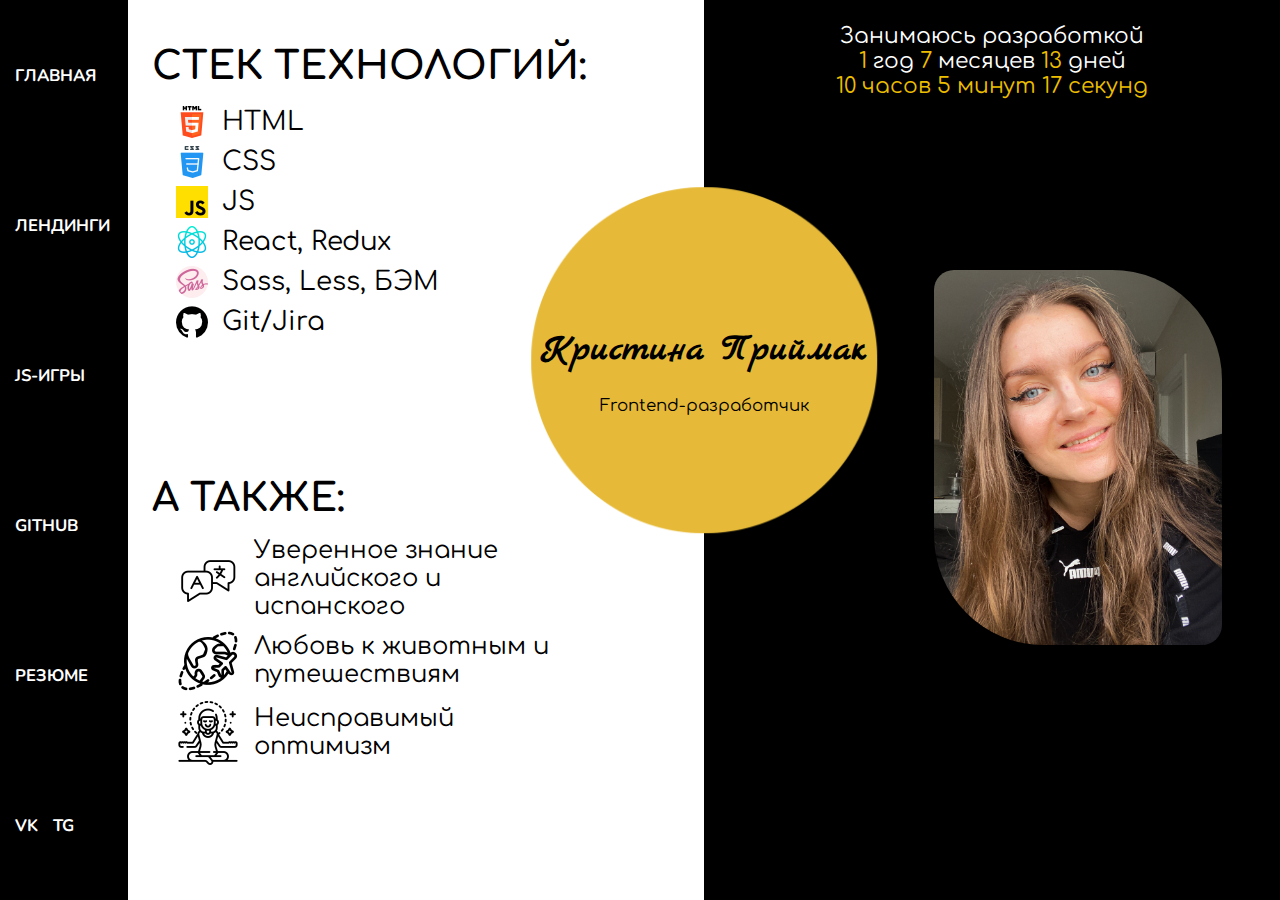
<file: index.html>
<!DOCTYPE html>
<html lang="en">
<head>
    <meta charset="UTF-8">
    <meta http-equiv="X-UA-Compatible" content="IE=edge">
    <meta name="viewport" content="width=device-width, initial-scale=1.0">
    <title>Главная 🏡</title>
    <link rel="stylesheet" href="/styles/style.css">
    <link rel="preconnect" href="https://fonts.googleapis.com">
    <link rel="preconnect" href="https://fonts.gstatic.com" crossorigin>
    <link href="https://fonts.googleapis.com/css2?family=Comfortaa&family=Marck+Script&family=Nunito:wght@600&display=swap" rel="stylesheet">
</head>
<body>
    <div class="page">
        <header class="header">
            <nav class="header-nav">
                <ul class="header-nav__list">
                    <li><a class="header-nav__list-item" href="index.html">Главная</a></li>
                    <li><a class="header-nav__list-item" href="/projects/landings.html">Лендинги</a></li>
                    <li><a class="header-nav__list-item" href="/games/games.html">JS-игры</a></li>
                    <li><a class="header-nav__list-item" href="https://github.com/KrisPrymak" target="_blank">GitHub</a></li>
                    <li><a class="header-nav__list-item" href="https://drive.google.com/file/d/1Gb6fp8Vo1mdCUoriArVn5AM3Sj3XAAxQ/view?usp=sharing" target="_blank">Резюме</a></li>
                    <li>
                        <ul class="header-nav__list-socials">
                            <li class="header-nav__list-socials__item"><a href="https://vk.com/bahnempopivku" target="_blank">VK</a></li>
                            <li class="header-nav__list-socials__item"><a href="https://t.me/krispriimak" target="_blank">TG</a></li>
                        </ul>
                    </li>
                </ul>
            </nav>
        </header>
        
        <main class="main">
            <div class="main-description">
                <div class="main-description__stack">
                    <h2 class="main-description__stack-title">Стек технологий:</h2>
                    <ul class="main-description__stack-list">
                        <li class="main-description__stack-list__item">
                            <img src="/media/html.png" alt="icon"> HTML
                        </li>
                        <li class="main-description__stack-list__item">
                            <img src="/media/css.png" alt="icon"> CSS
                        </li>
                        <li class="main-description__stack-list__item">
                            <img src="/media/js.png" alt="icon"> JS
                        </li>
                        <li class="main-description__stack-list__item">
                            <img style="width: 32px;" src="/media/react.png" alt="icon"> React, Redux
                        </li>
                        <li class="main-description__stack-list__item">
                            <img src="/media/sass.png" alt="icon"> Sass, Less, БЭМ
                        </li>
                        <!-- <li class="main-description__stack-list__item">
                            <img src="/media/sql.png" alt="icon"> SQL
                        </li> -->
                        <li class="main-description__stack-list__item">
                            <img src="/media/github.png" alt="icon"> Git/Jira
                        </li>
                    </ul>
                </div>
                <div id="like_button_container"></div>
                <div class="main-description__also">
                    <h2 class="main-description__also-title">А также:</h2>
                    <ul class="main-description__also-list">
                        <li class="main-description__also-list__item">
                            <img src="/media/language.png" alt="icon">
                            Уверенное знание английского и испанского
                        </li>
                        <li class="main-description__also-list__item">
                            <img src="/media/travel.png" alt="icon">
                            Любовь к животным и путешествиям
                        </li>
                        <li class="main-description__also-list__item">
                            <img src="/media/meditation.png" alt="icon">
                            Неисправимый оптимизм
                        </li>
                    </ul>
                </div>
            </div>

            <img src="/media/shape.png" alt="round" class="main-round">

            <div class="main-text">
                <h1 class="main-text__name">Кристина Приймак</h1>
                    <p class="main-text__place">Frontend-разработчик</p>
            </div>

            <div class="main-aside">
                
                <div class="main-aside__box">
                    <div class="main-aside__box-time">
                        Занимаюсь разработкой 
                        <div class="main-aside__box-time__calendar">
                            <span class="main-aside__box-time__calendar-year">
                                1
                            </span>
                            год
                            <span class="main-aside__box-time__calendar-month">
                                7
                            </span>
                            месяцев
                            <span class="main-aside__box-time__calendar-day">
                                13
                            </span>
                            дней
                        </div>
                        
                        <div class="main-aside__box-time__clock">
                            <span class="main-aside__box-time__clock-hours">
                            </span>
                            <span class="main-aside__box-time__clock-minutes">
                            </span>
                            <span class="main-aside__box-time__clock-seconds">
                            </span>
                        </div>
                    </div>
                    <img src="/media/selfy3.png" alt="selfy" class="main-aside__box-img">
                </div>
            </div>
        </main>
    </div>
    <script src="index.js"></script>
</body>
</html>
</file>
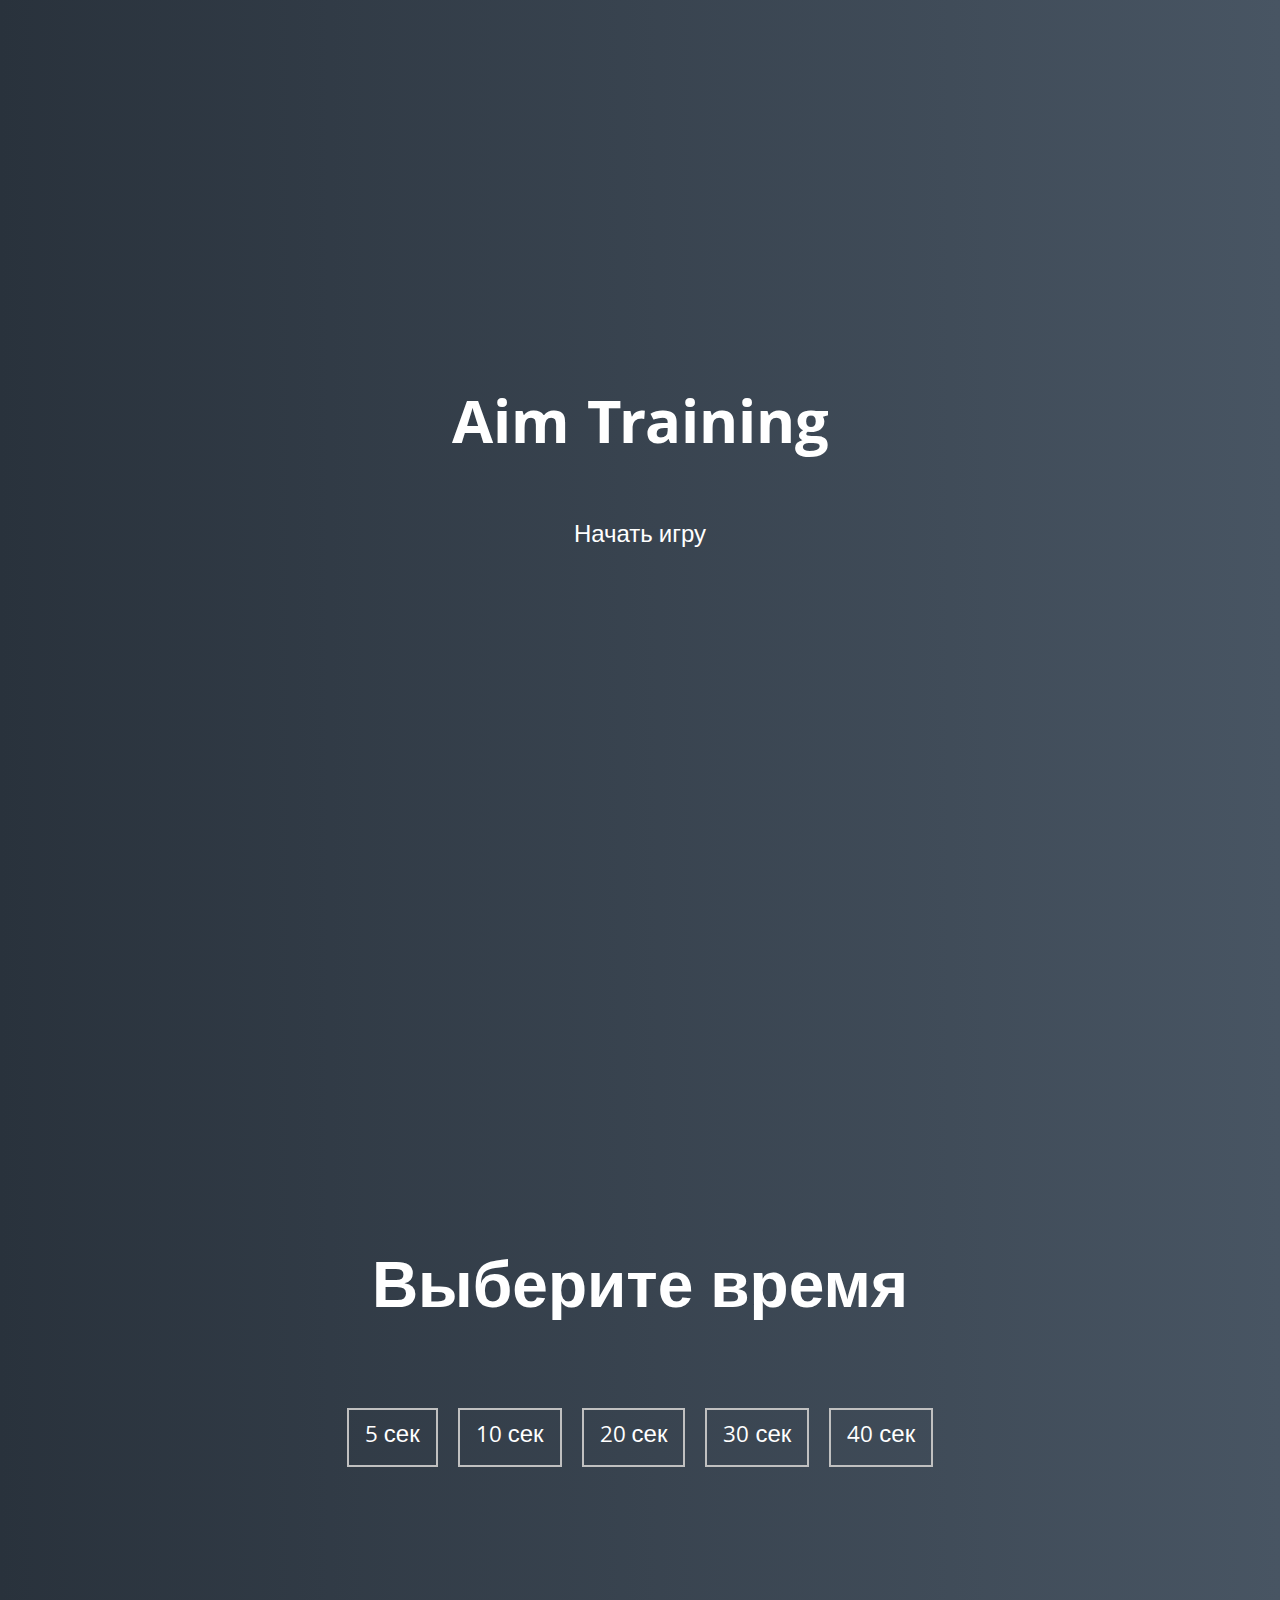
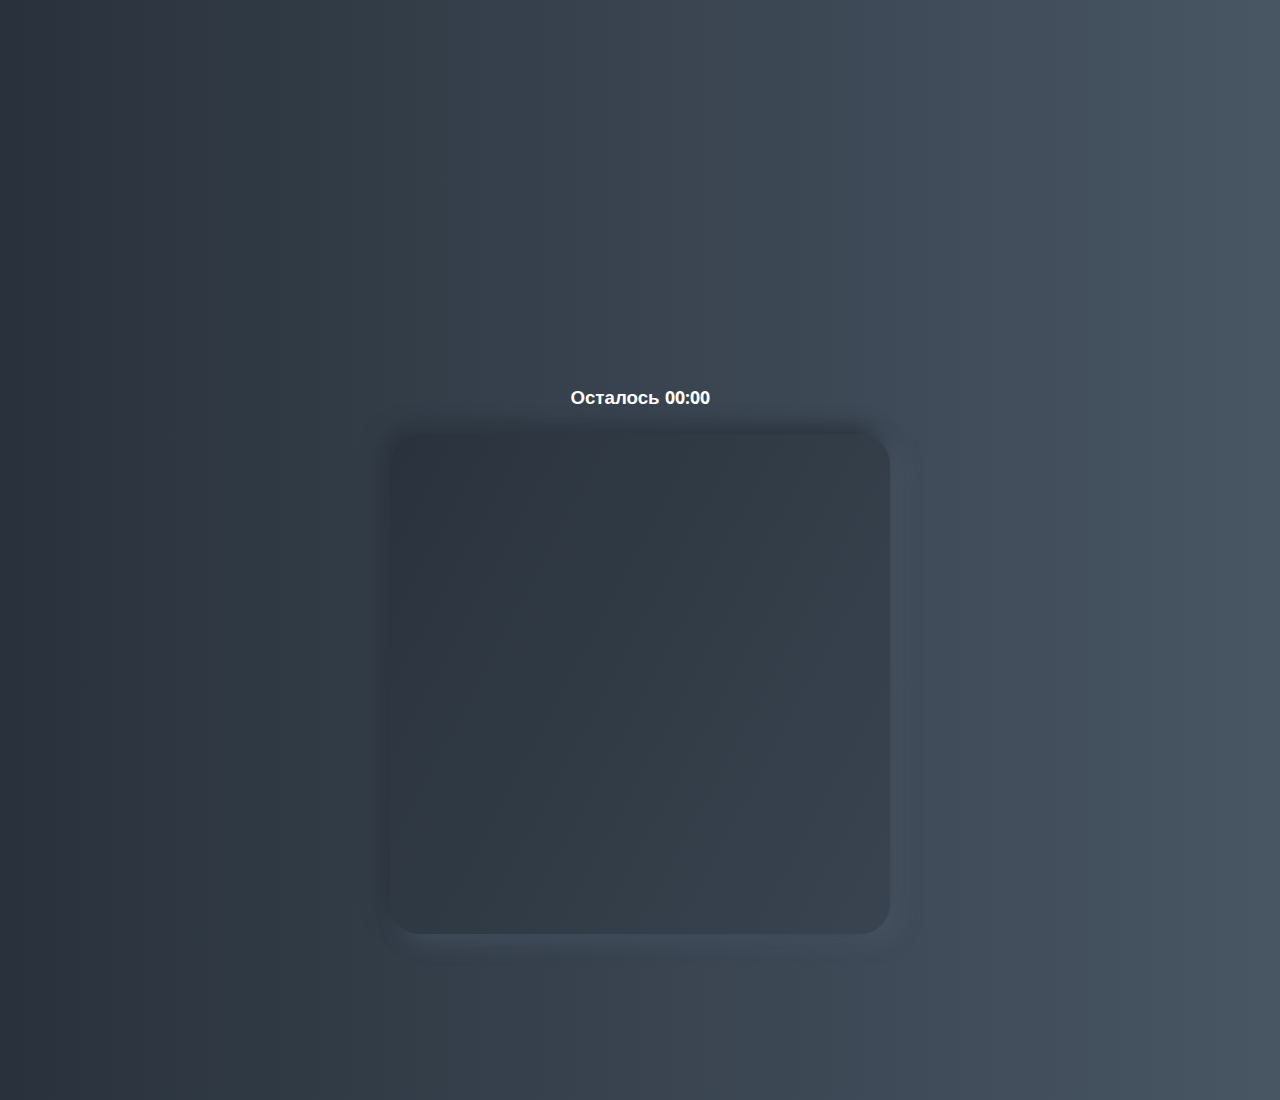
<file: games/aim_training/index.html>
<!DOCTYPE html>
<html lang="en">
  <head>
    <meta charset="UTF-8" />
    <meta name="viewport" content="width=device-width, initial-scale=1.0" />
    <link rel="stylesheet" href="styles.css" />
    <title>Aim Training | Проект 5</title>
  </head>
  <body>
    <div class="screen">
      <h1>Aim Training</h1>
      <a href="#" class="start" id="start">Начать игру</a>
    </div>

    <div class="screen">
      <h1>Выберите время</h1>
      <ul class="time-list" id="time-list">
        <li>
          <button class="time-btn" data-time="5">
            5 сек
          </button>
        </li>
        <li>
          <button class="time-btn" data-time="10">
            10 сек
          </button>
        </li>
        <li>
          <button class="time-btn" data-time="20">
            20 сек
          </button>
        </li>
        <li>
          <button class="time-btn" data-time="30">
            30 сек
          </button>
        </li>
        <li>
          <button class="time-btn" data-time="40">
            40 сек
          </button>
        </li>
      </ul>
    </div>

    <div class="screen">
      <h3>Осталось <span id="time">00:00</span></h3>
      <div class="board" id="board"></div>
    </div>
    <script src="app.js"></script>
  </body>
</html>
</file>
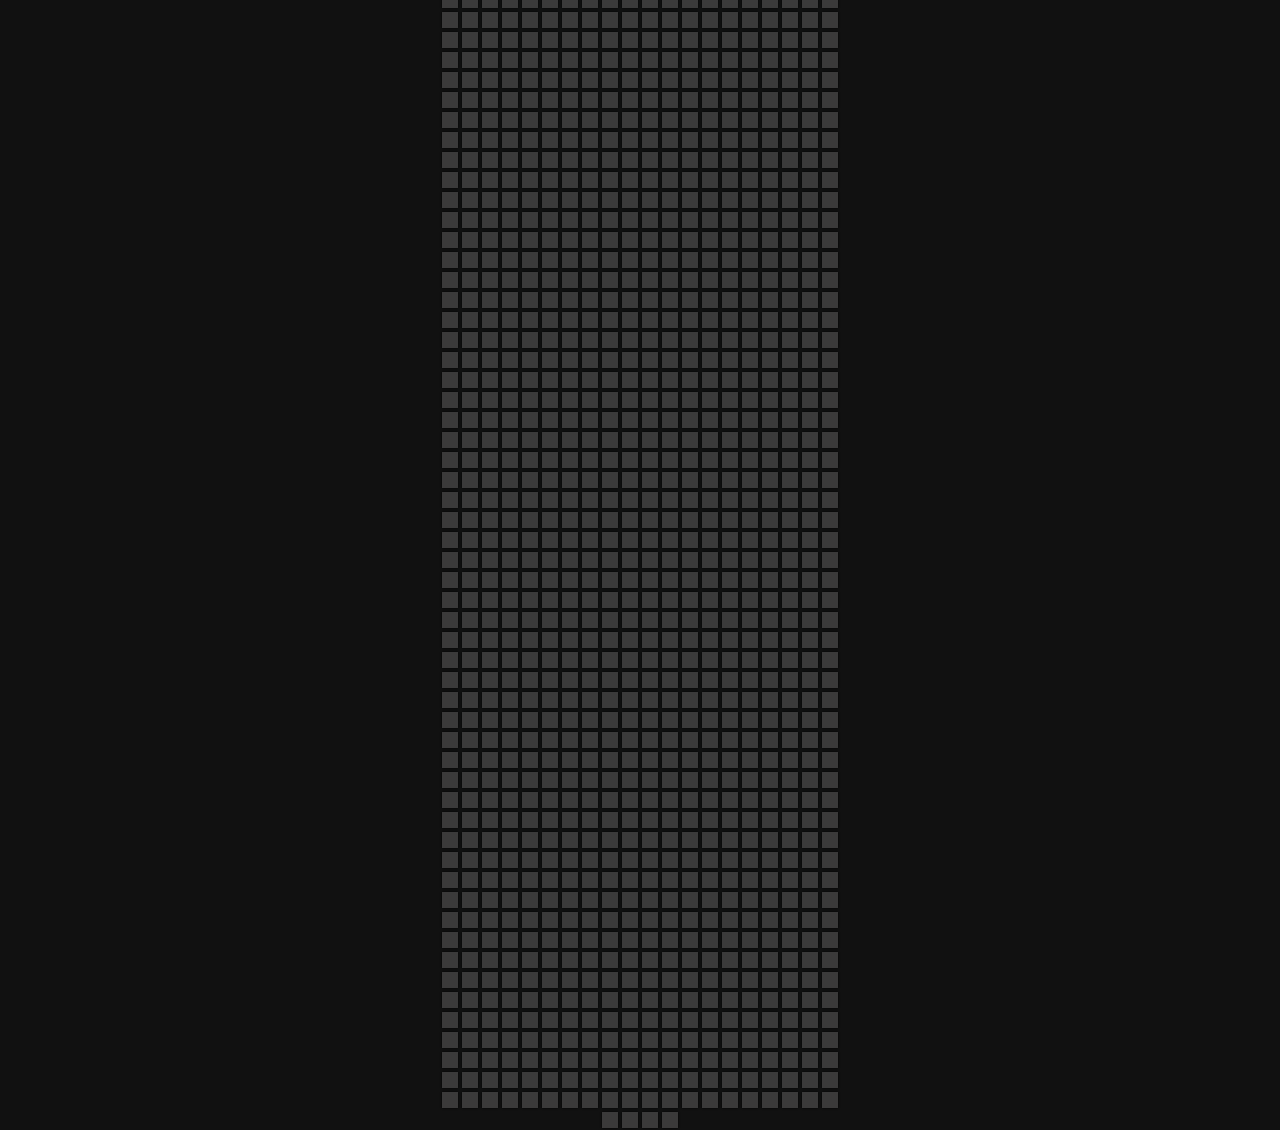
<file: games/content_generation/index.html>
<!DOCTYPE html>
<html lang="en">
  <head>
    <meta charset="UTF-8" />
    <meta name="viewport" content="width=device-width, initial-scale=1.0" />
    <link rel="stylesheet" href="styles.css" />
    <title>contentGeneration</title>
  </head>
  <body>
    <div class="container" id="board">
    </div>

    <script src="app.js"></script>
  </body>
</html>
</file>
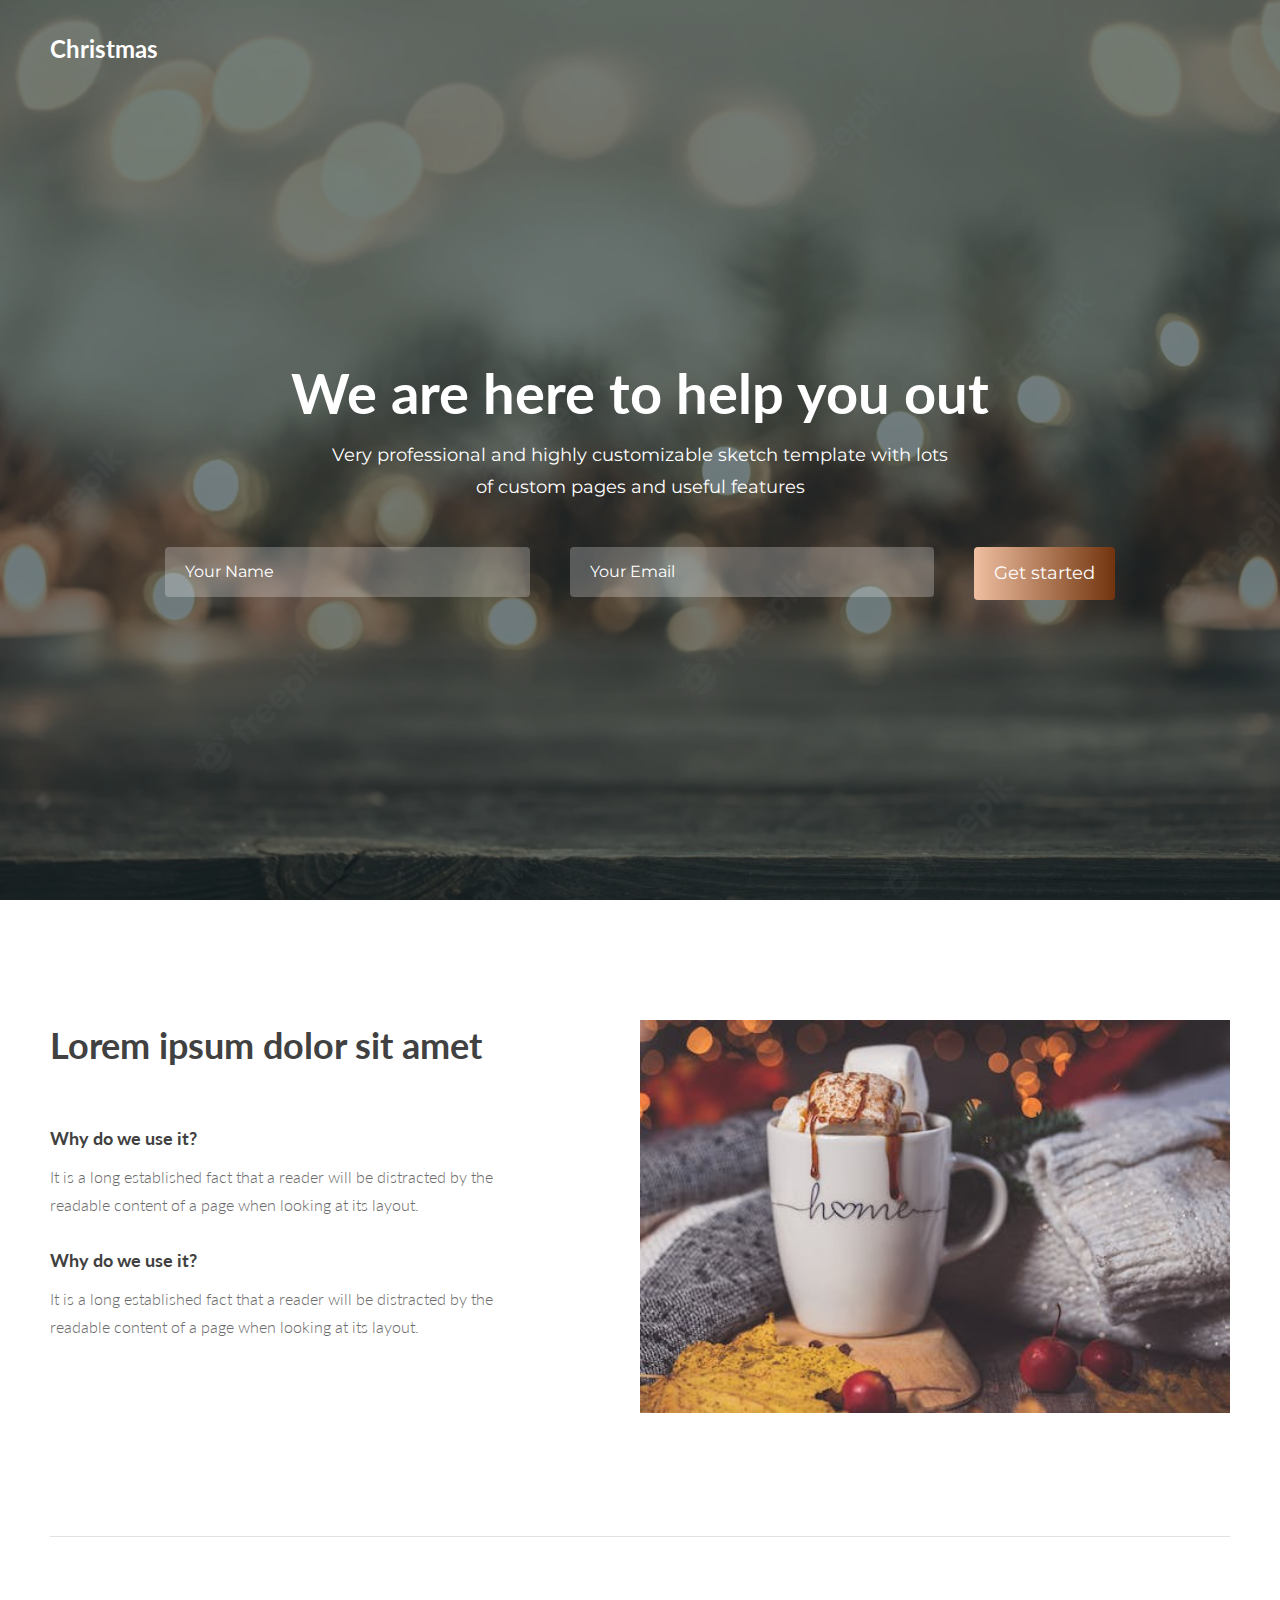
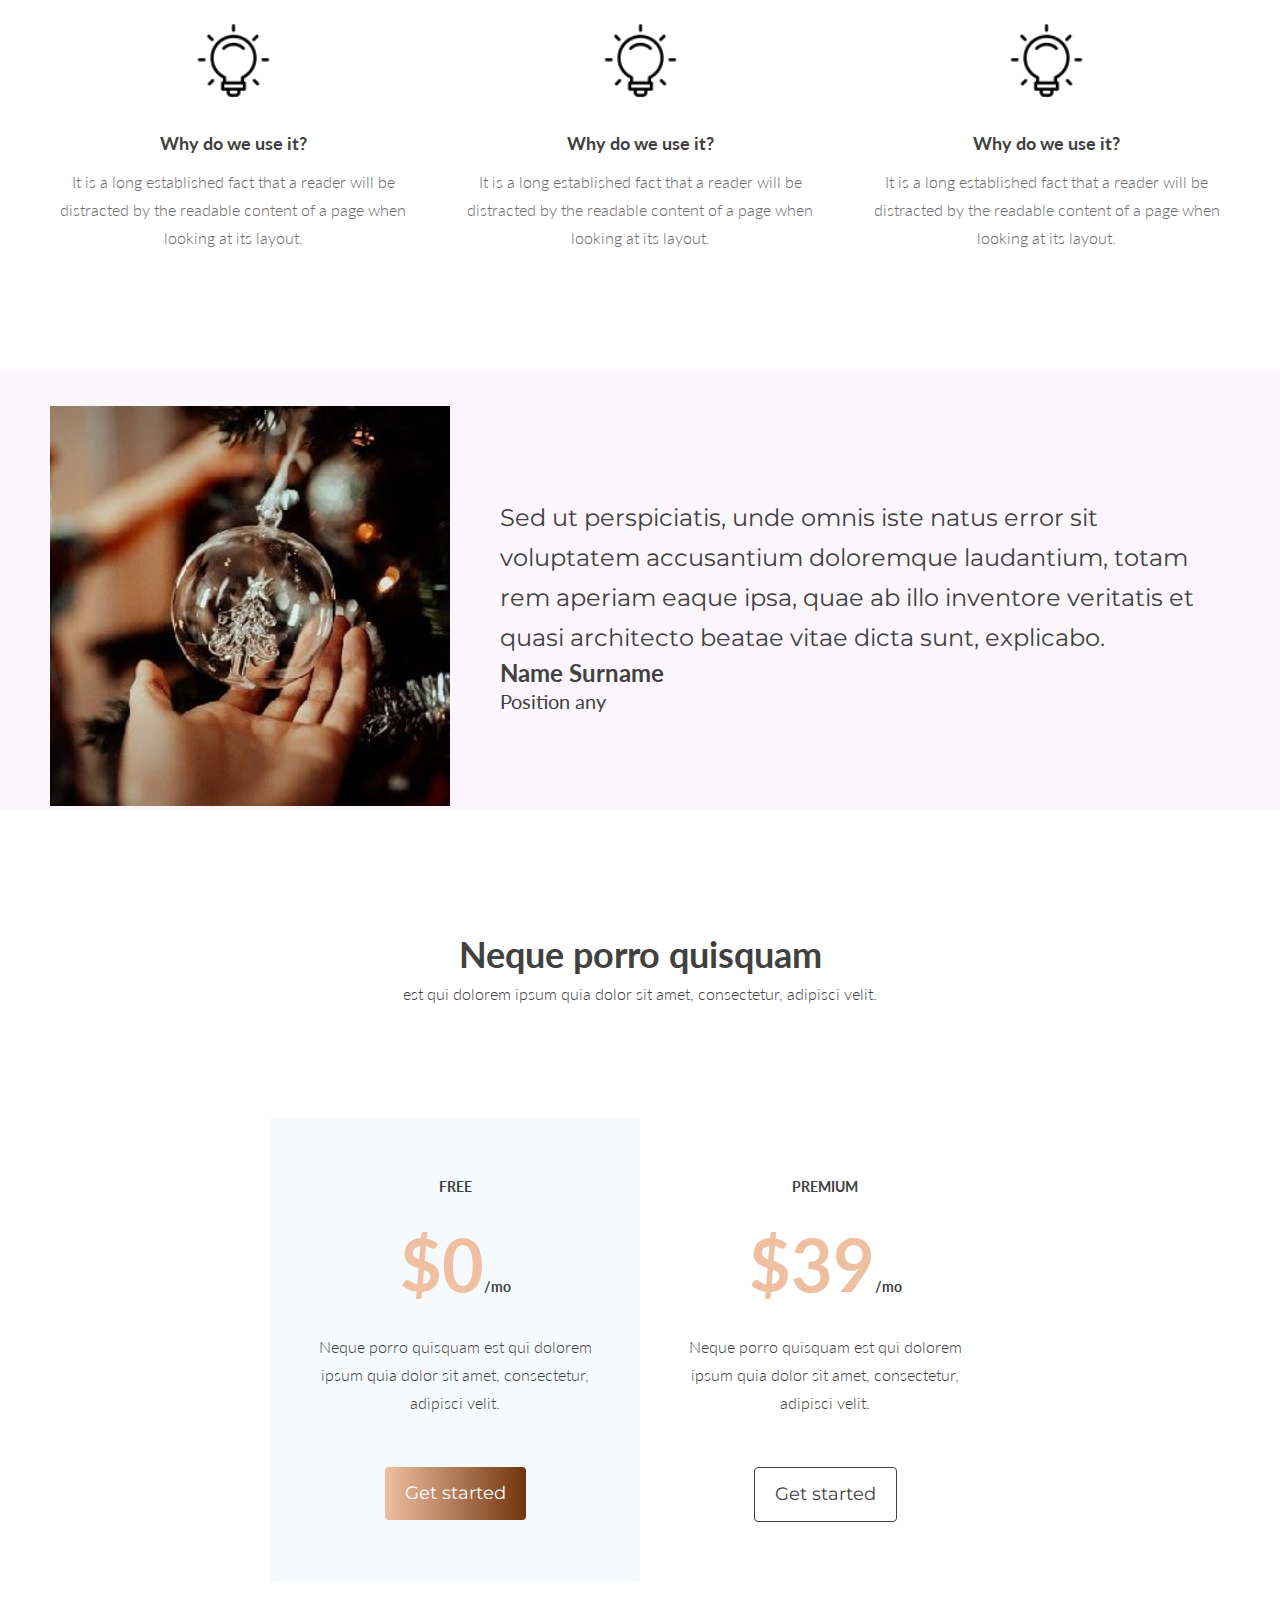
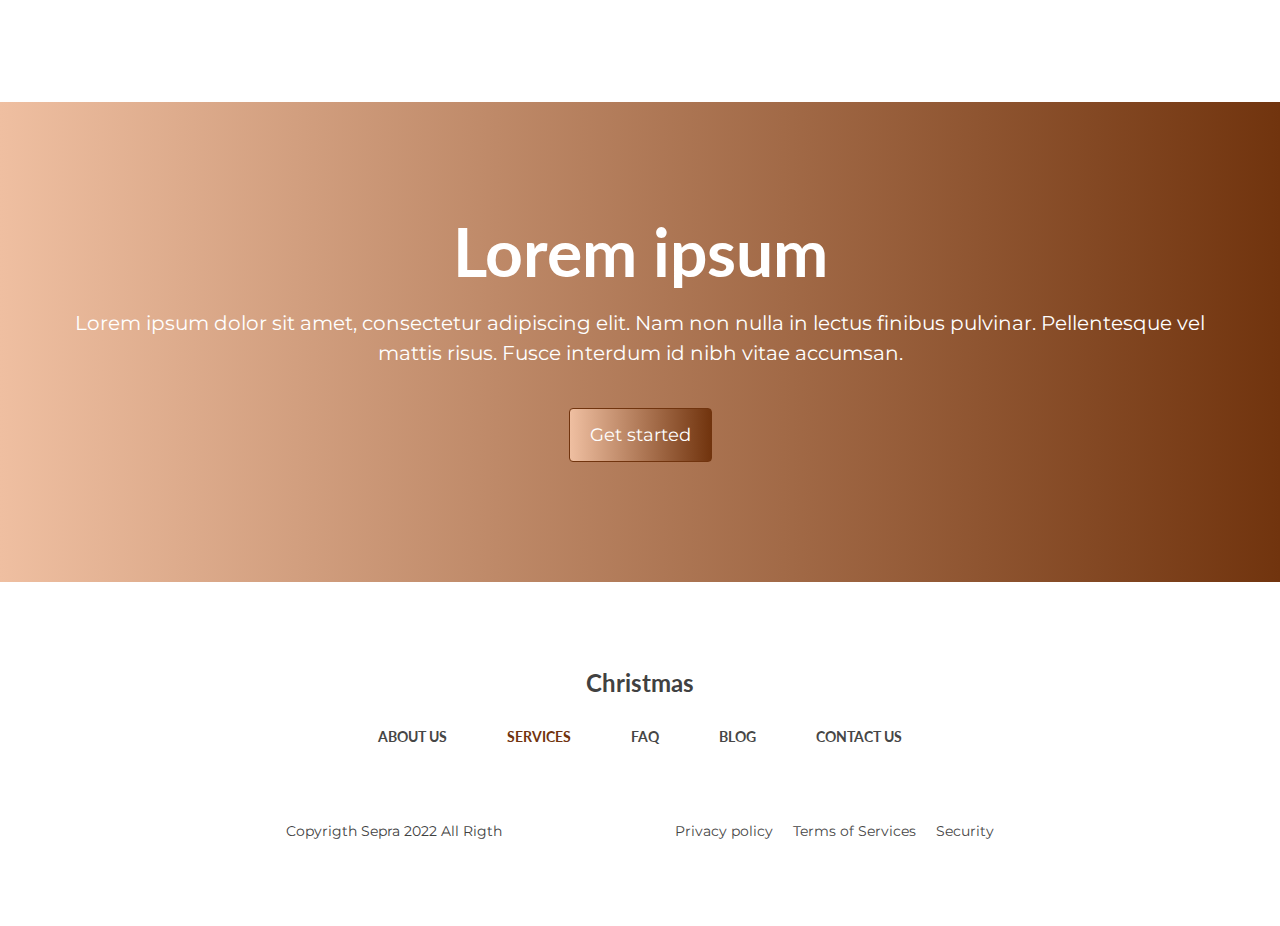
<file: projects/christmas/index.html>
<!DOCTYPE html>
<html lang="en">
<head>
    <meta charset="UTF-8">
    <meta http-equiv="X-UA-Compatible" content="IE=edge">
    <meta name="viewport" content="width=device-width, initial-scale=1.0">
    <link rel="stylesheet" href="./css/style.css">
    <link rel="preconnect" href="https://fonts.googleapis.com">
<link rel="preconnect" href="https://fonts.gstatic.com" crossorigin>
<link href="https://fonts.googleapis.com/css2?family=Lato:wght@300;400;700&family=Montserrat:wght@300;400;700&display=swap" rel="stylesheet">
    <title>Christmas</title>
</head>
<body>
    <!-- header -->
    <section class="section-outer section-header">
        <div class="section-inner">
            <div class="section-header-logo">Christmas</div>
            <div class="section-header-content">
                <div class="section-header-wrapper">
                    <div class="section-header-wrapper__title">We are here to help you out</div>
                    <div class="section-header-wrapper__subtitle">Very professional and highly customizable sketch template with lots of custom pages and useful features</div>
                    <form action="">
                        <div class="section-header-wrapper__form">
                            <div class="section-header-wrapper__form-input">
                                <input type="text" placeholder="Your Name">
                            </div>
                            <div class="section-header-wrapper__form-input">
                                <input type="text" placeholder="Your Email">
                            </div>
                            <div class="section-header-wrapper__form-button">
                                <button class="btn-main">Get started</button>
                            </div>
                        </div>
                    </form>
                </div>
            </div>
        </div>
    </section>
    <!-- / header -->

    <!-- promo -->
    <section class="section-outer section-promo">
        <div class="section-inner">
            <div class="section-promo-1">
                <div class="section-promo-1__content">
                    <div class="title">
                        Lorem ipsum dolor sit amet
                    </div>
                    <div class="description-item">
                        <div class="description-item__title">
                            Why do we use it?
                        </div>
                        <div class="description-item__text">
                            It is a long established fact that a reader will be distracted by the readable content of a page when looking at its layout. 
                        </div>
                        <div class="description-item__title">
                            Why do we use it?
                        </div>
                        <div class="description-item__text">
                            It is a long established fact that a reader will be distracted by the readable content of a page when looking at its layout. 
                        </div>
                    </div>
                </div>
                <div class="section-promo-1__video">
                    <img src="images/2.jpg" alt="video">
                </div>
            </div>
            <div class="section-promo-2">
                <div class="description-item">
                    <div class="description-item__icon">
                        <img src="images/icon.jpg" alt="">
                    </div>
                    <div class="description-item__title">
                        Why do we use it?
                    </div>
                    <div class="description-item__text">
                        It is a long established fact that a reader will be distracted by the readable content of a page when looking at its layout. 
                    </div>
                </div>
                <div class="description-item">
                    <div class="description-item__icon">
                        <img src="images/icon.jpg" alt="">
                    </div>
                    <div class="description-item__title">
                        Why do we use it?
                    </div>
                    <div class="description-item__text">
                        It is a long established fact that a reader will be distracted by the readable content of a page when looking at its layout. 
                    </div>
                </div>
                <div class="description-item">
                    <div class="description-item__icon">
                        <img src="images/icon.jpg" alt="">
                    </div>
                    <div class="description-item__title">
                        Why do we use it?
                    </div>
                    <div class="description-item__text">
                        It is a long established fact that a reader will be distracted by the readable content of a page when looking at its layout. 
                    </div>
                </div>
            </div>
        </div>
    </section>
    <!-- / promo -->

    <!-- founder -->
    <section class="section-outer section-founder">
        <div class="section-inner">
            <div class="section-founder__img">
                <img src="images/3.jpg" alt="">
            </div>
            <div class="section-founder__content">
                <div class="section-founder__content-text">
                    Sed ut perspiciatis, unde omnis iste natus error sit voluptatem accusantium doloremque laudantium, totam rem aperiam eaque ipsa, quae ab illo inventore veritatis et quasi architecto beatae vitae dicta sunt, explicabo. 
                </div>
                <div class="section-founder__content-name">Name Surname</div>
                <div class="section-founder__content-post">Position any</div>
            </div>
        </div>
    </section>
    <!-- / founder -->

    <!-- plans -->
    <section class="section-outer section-plans">
        <div class="section-inner">
            <div class="section-plans__title">Neque porro quisquam</div>
            <div class="section-plans__subtitle">est qui dolorem ipsum quia dolor sit amet, consectetur, adipisci velit.</div>
            <div class="section-plans__list">
                <div class="section-plans__list-item active">
                    <div class="section-plans__list-item_title">FREE</div>
                    <div class="section-plans__list-item_price"><span class="prefix">$0</span><span class="postfix">/mo</span></div>
                    <div class="section-plans__list-item_desc">
                        Neque porro quisquam est qui dolorem ipsum quia dolor sit amet, consectetur, adipisci velit.
                    </div>
                    <div class="section-plans__list-item_button"><a href="#" class="btn-main">Get started</a></div>
                </div>
                <div class="section-plans__list-item">
                    <div class="section-plans__list-item_title">PREMIUM</div>
                    <div class="section-plans__list-item_price"><span class="prefix">$39</span><span class="postfix">/mo</div>
                    <div class="section-plans__list-item_desc">
                        Neque porro quisquam est qui dolorem ipsum quia dolor sit amet, consectetur, adipisci velit.
                    </div>
                    <div class="section-plans__list-item_button"><a href="#" class="btn-secondary">Get started</a></div>
                </div>
            </div>
        </div>
    </section>
    <!-- / plans -->

    <!-- free -->
    <section class="section-outer section-free">
        <div class="section-inner">
            <div class="section-free__title">Lorem ipsum</div>
            <div class="section-free__desc">Lorem ipsum dolor sit amet, consectetur adipiscing elit. Nam non nulla in lectus finibus pulvinar. Pellentesque vel mattis risus. Fusce interdum id nibh vitae accumsan. </div>
            <div class="section-free__button">
                <a href="#" class="btn-free">Get started</a>
            </div>
        </div>
    </section>
    <!-- / free -->

    <!-- footer -->
    <section class="section-outer section-footer">
        <div class="section-inner">
            <div class="section-footer__logo">
                Christmas
            </div>
            <ul class="section-footer__nav">
                <li><a href="#">About us</a></li>
                <li><a href="#" class="active">Services</a></li>
                <li><a href="#">FAQ</a></li>
                <li><a href="#">Blog</a></li>
                <li><a href="#">Contact us</a></li>
            </ul>
            <div class="section-footer__copyright_and_links">
                <div class="section-footer__copyright_and_links-copyright">
                    Copyrigth Sepra 2022 All Rigth
                </div>
                <div class="section-footer__copyright_and_links-links">
                    <ul class="helper-link">
                        <li class="helper-link_item"><a href="#" class="helper-link_item-link">Privacy policy</a></li>
                        <li class="helper-link_item"><a href="#" class="helper-link_item-link">Terms of Services</a></li>
                        <li class="helper-link_item"><a href="#" class="helper-link_item-link">Security</a></li>
                    </ul>
                </div>
            </div>

        </div>
    </section>
    <!-- / footer -->
</body>
</html>
</file>
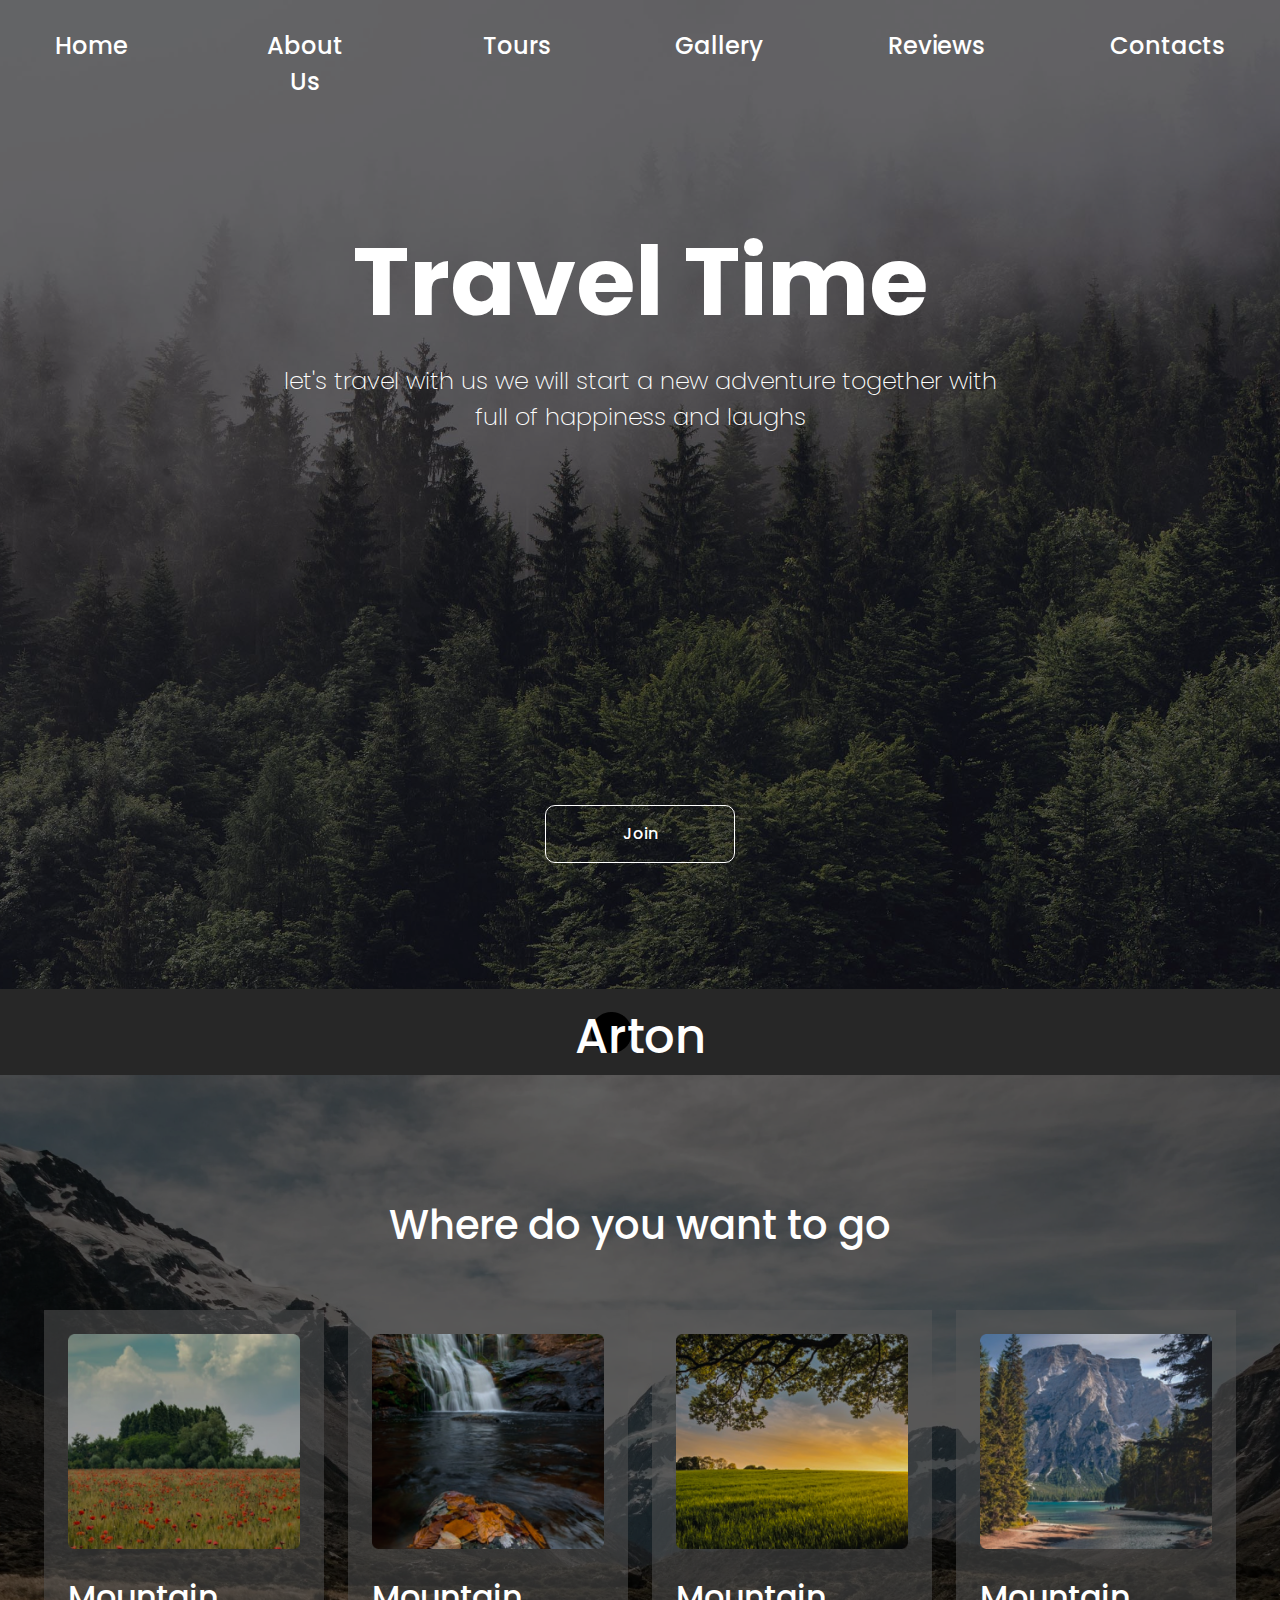
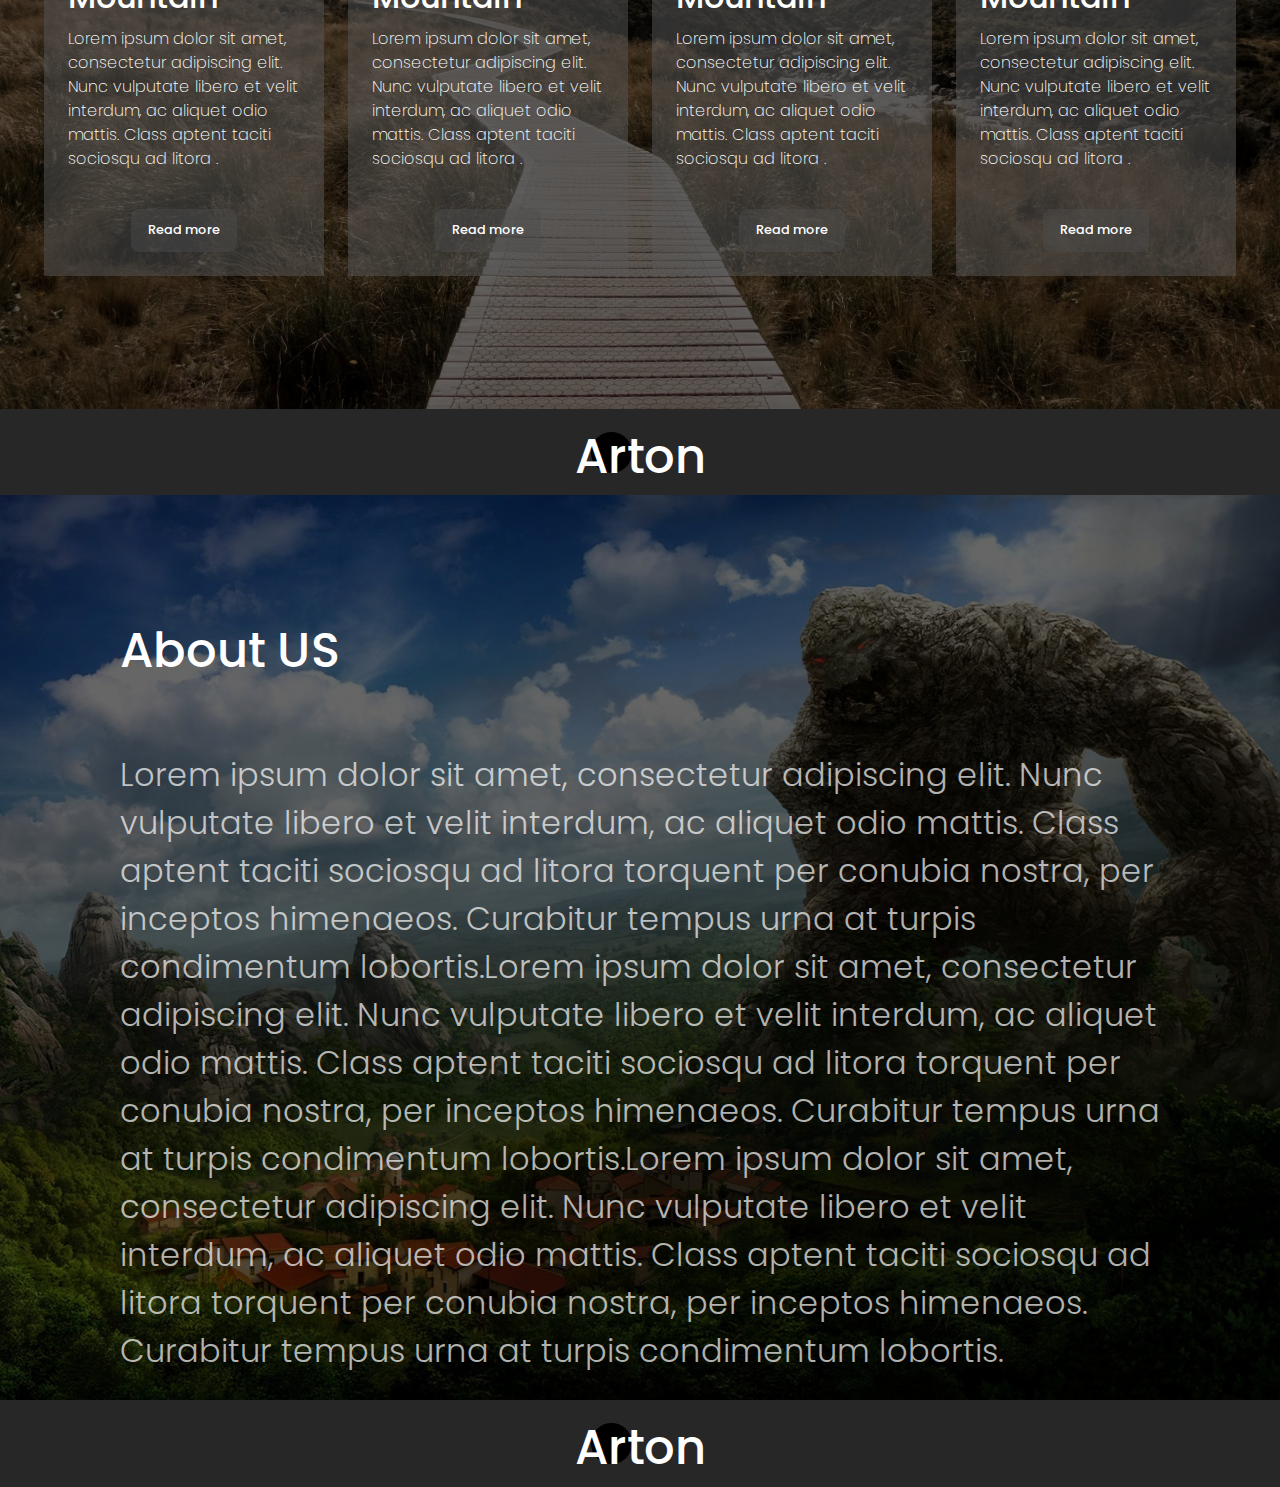
<file: projects/travel_time/index.html>
<!DOCTYPE html>
<html lang="en">
<head>
    <meta charset="UTF-8">
    <meta http-equiv="X-UA-Compatible" content="IE=edge">
    <meta name="viewport" content="width=device-width, initial-scale=1.0">
    <title>Travel time</title>
    <link rel="stylesheet" href="styles/style.css">
    <link rel="preconnect" href="https://fonts.googleapis.com">
    <link rel="preconnect" href="https://fonts.gstatic.com" crossorigin>
    <link href="https://fonts.googleapis.com/css2?family=Poppins:wght@200;500;700&display=swap" rel="stylesheet">
</head>
<body>
    <header class="header">
        <div class="header-content">
            <div class="header-content__inner">
                <nav>
                    <ul class="header-content__inner-nav">
                        <li class="header-content__inner-nav__box"><a class="header-content__inner-nav__box-link" href="#0">Home</a></li>
                        <li class="header-content__inner-nav__box"><a class="header-content__inner-nav__box-link" href="#0">About us</a></li>
                        <li class="header-content__inner-nav__box"><a class="header-content__inner-nav__box-link" href="#0">Tours</a></li>
                        <li class="header-content__inner-nav__box"><a class="header-content__inner-nav__box-link" href="#0">Gallery</a></li>
                        <li class="header-content__inner-nav__box"><a class="header-content__inner-nav__box-link" href="#0">Reviews</a></li>
                        <li class="header-content__inner-nav__box"><a class="header-content__inner-nav__box-link" href="#0">Contacts</a></li>
                    </ul>
                    <ul class="header-content__inner-nav_burger">
                        <li class="header-content__inner-nav_burger-line"></li>
                        <li class="header-content__inner-nav_burger-line"></li>
                        <li class="header-content__inner-nav_burger-line"></li>
                    </ul>
                </nav>
            </div>
            <div class="header-content__text">
                <h1 class="header-content__text-title">Travel Time</h1>
                <p class="header-content__text-description">let's travel with us we will start a new adventure together with full of happiness and laughs</p>
            </div>
            <div class="header-content__button">
                <a class="header-content__button-link" href="#">Join</a>
            </div>
        </div>
    </header>

    <section class="section-line">
        <p class="section-line__text">Arton</p>
    </section>

    <section class="section-mountain">
        <div class="section-mountain__content">
            <h2 class="section-mountain__content-title">Where do you want to go</h2>
            <div class="section-mountain__content-cards">
                <div class="section-mountain__content-cards__item">
                    <img src="media/mountain1.png" alt="mountain" class="section-mountain__content-cards__item-img">
                    <h3 class="section-mountain__content-cards__item-title">Mountain</h3>
                    <p class="section-mountain__content-cards__item-description">Lorem ipsum dolor sit amet, consectetur adipiscing elit. Nunc vulputate libero et velit interdum, ac aliquet odio mattis. Class aptent taciti sociosqu ad litora .</p>
                    <button class="section-mountain__content-cards__item-button">Read more</button>
                </div>

                <div class="section-mountain__content-cards__item">
                    <img src="media/mountain2.png" alt="mountain" class="section-mountain__content-cards__item-img">
                    <h3 class="section-mountain__content-cards__item-title">Mountain</h3>
                    <p class="section-mountain__content-cards__item-description">Lorem ipsum dolor sit amet, consectetur adipiscing elit. Nunc vulputate libero et velit interdum, ac aliquet odio mattis. Class aptent taciti sociosqu ad litora .</p>
                    <button class="section-mountain__content-cards__item-button">Read more</button>
                </div>

                <div class="section-mountain__content-cards__item">
                    <img src="media/mountain3.png" alt="mountain" class="section-mountain__content-cards__item-img">
                    <h3 class="section-mountain__content-cards__item-title">Mountain</h3>
                    <p class="section-mountain__content-cards__item-description">Lorem ipsum dolor sit amet, consectetur adipiscing elit. Nunc vulputate libero et velit interdum, ac aliquet odio mattis. Class aptent taciti sociosqu ad litora .</p>
                    <button class="section-mountain__content-cards__item-button">Read more</button>
                </div>

                <div class="section-mountain__content-cards__item">
                    <img src="media/mountain4.png" alt="mountain" class="section-mountain__content-cards__item-img">
                    <h3 class="section-mountain__content-cards__item-title">Mountain</h3>
                    <p class="section-mountain__content-cards__item-description">Lorem ipsum dolor sit amet, consectetur adipiscing elit. Nunc vulputate libero et velit interdum, ac aliquet odio mattis. Class aptent taciti sociosqu ad litora .</p>
                    <button class="section-mountain__content-cards__item-button">Read more</button>
                </div>
            </div>
        </div>
    </section>

    <section class="section-line">
        <p class="section-line__text">Arton</p>
    </section>

    <section class="section-about">
        <div class="section-about__content">
            <h2 class="section-about__content-title">About <span class="section-about__content-title_us">us</span></h2>
            <p class="section-about__content-description">
                Lorem ipsum dolor sit amet, consectetur adipiscing elit. Nunc vulputate libero et velit interdum, ac aliquet odio mattis. Class aptent taciti sociosqu ad litora torquent per conubia nostra, per inceptos himenaeos. Curabitur tempus urna at turpis condimentum lobortis.Lorem ipsum dolor sit amet, consectetur adipiscing elit. Nunc vulputate libero et velit interdum, ac aliquet odio mattis. Class aptent taciti sociosqu ad litora torquent per conubia nostra, per inceptos himenaeos. Curabitur tempus urna at turpis condimentum lobortis.Lorem ipsum dolor sit amet, consectetur adipiscing elit. Nunc vulputate libero et velit interdum, ac aliquet odio mattis. Class aptent taciti sociosqu ad litora torquent per conubia nostra, per inceptos himenaeos. Curabitur tempus urna at turpis condimentum lobortis.
            </p>
        </div>
    </section>

    <section class="section-line">
        <p class="section-line__text">Arton</p>
    </section>
</body>
</html>
</file>
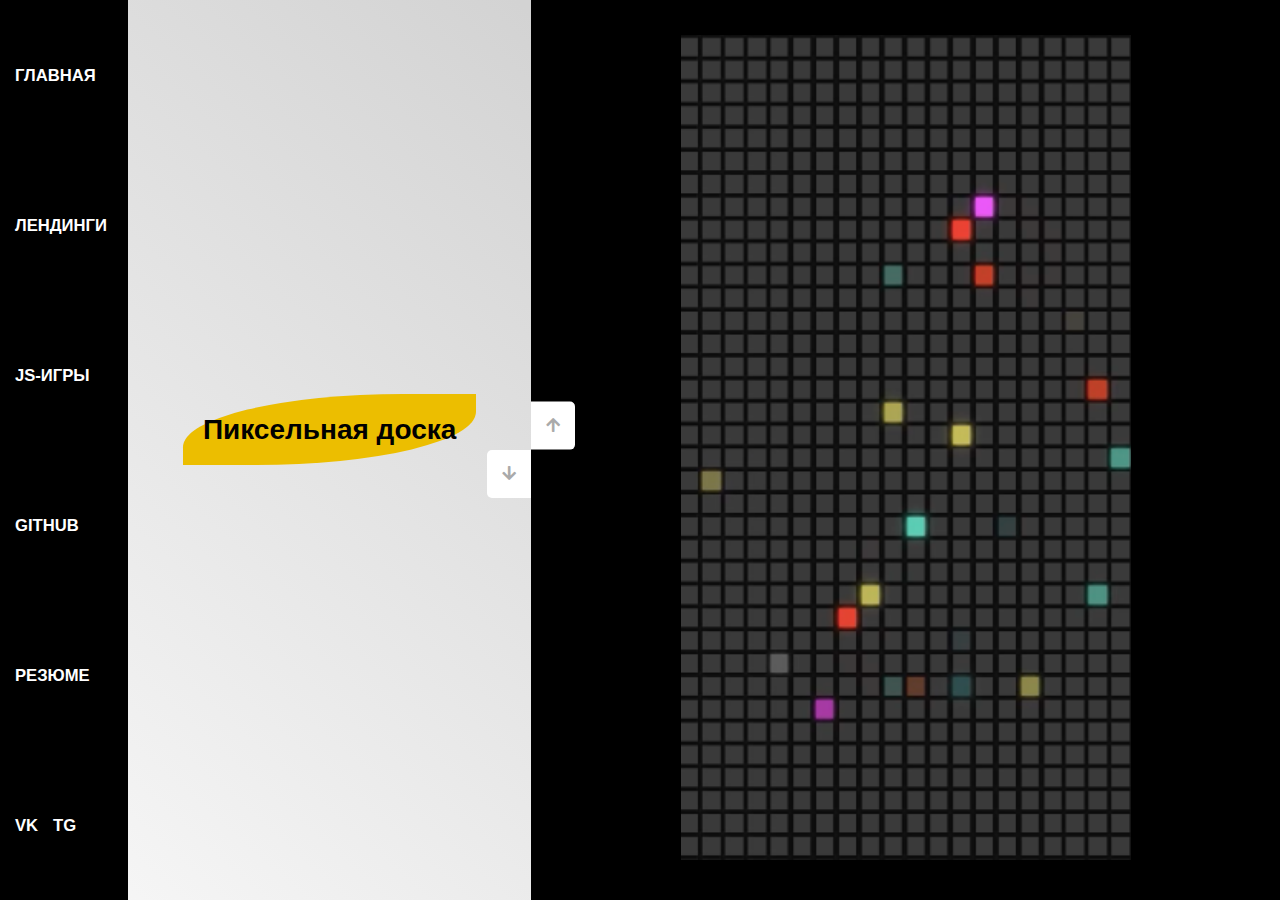
<file: games/games.html>
<!DOCTYPE html>
<html lang="en">

<head>
    <meta charset="UTF-8">
    <meta http-equiv="X-UA-Compatible" content="IE=edge">
    <meta name="viewport" content="width=device-width, initial-scale=1.0">
    <title>JS игры 🎮</title>
    <link rel="stylesheet" href="/styles/style.css">
    <link rel="preconnect" href="https://fonts.googleapis.com">
    <link rel="preconnect" href="https://fonts.gstatic.com" crossorigin>
    <link href="https://fonts.googleapis.com/css2?family=Roboto+Mono:wght@400;700&display=swap" rel="stylesheet">
    <link rel="stylesheet" href="https://cdnjs.cloudflare.com/ajax/libs/font-awesome/5.15.1/css/all.min.css">
</head>

<body>
    <div class="page">
        <header class="header">
            <nav class="header-nav">
                <ul class="header-nav__list">
                    <li><a class="header-nav__list-item" href="/index.html">Главная</a></li>
                    <li><a class="header-nav__list-item" href="/projects/landings.html">Лендинги</a></li>
                    <li><a class="header-nav__list-item" href="/games/games.html">JS-игры</a></li>
                    <li><a class="header-nav__list-item" href="https://github.com/KrisPrymak" target="_blank">GitHub</a></li>
                    <li><a class="header-nav__list-item" href="/cv.html" target="_blank">Резюме</a></li>
                    <li>
                        <ul class="header-nav__list-socials">
                            <li class="header-nav__list-socials__item"><a href="https://vk.com/bahnempopivku" target="_blank">VK</a></li>
                            <li class="header-nav__list-socials__item"><a href="https://t.me/krispriimak" target="_blank">TG</a></li>
                        </ul>
                    </li>
                </ul>
            </nav>
        </header>
        <main class="main">

            <div class="main-games">
                <div class="main-games__sidebar">
                    <div style="background: linear-gradient(221.87deg, #d3d3d3 1%, #fff 128%);">
                        <h1><a href="https://krisprymak.github.io/aim_training/" target="_blank">Aim training</a></h1>
                    </div>
                    <div style="
                                        background: linear-gradient(221.87deg, #d3d3d3 1%, #fff 128%);
                                      ">
                        <h1><a href="https://krisprymak.github.io/Bounce/" target="_blank">Bounce</a></h1>
                    </div>

                    <div style="background: linear-gradient(221.87deg, #d3d3d3 1%, #fff 128%);">
                        <h1><a href="https://krisprymak.github.io/contentGeneration/" target="_blank">Пиксельная доска</a></h1>
                        </div>
                </div>

                <div class="main-games__slide">
                  <div>
                    <a href="https://krisprymak.github.io/contentGeneration/" target="_blank">
                      <img class="main-games__slide-img" src="/media/content_generation.jpg" alt="image" width="450px">
                    </a>
                  </div>
                        
                        <div>
                          <a href="https://krisprymak.github.io/Bounce/" target="_blank">
                            <img class="main-games__slide-img" src="/media/bounce.jpg" alt="image" width="600px">
                          </a>
                        </div>

                        <div>
                          <a href="https://krisprymak.github.io/aim_training/" target="_blank">
                            <img class="main-games__slide-img" src="/media/aim_training.jpg" alt="image" width="600px">
                          </a>
                        </div>
                </div>

                <div class="main-games__controls">
                  <button class="down-button">
                    <i class="fas fa-arrow-down"></i>
                  </button>
                  <button class="up-button">
                    <i class="fas fa-arrow-up"></i>
                  </button>
                  </div>
            </div>
        </main>
    </div>
<script src="games.js"></script>
</body>

</html>
</file>
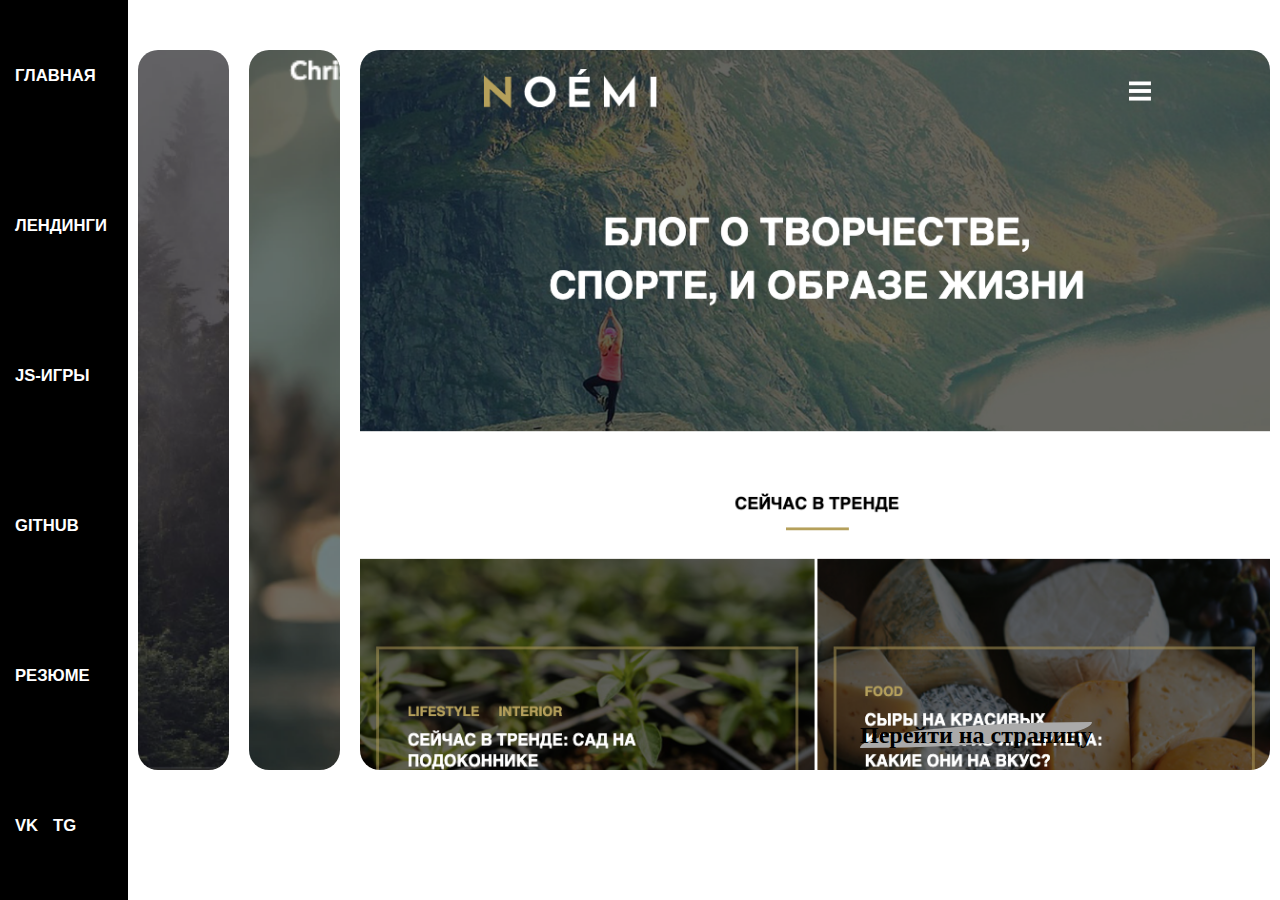
<file: projects/landings.html>
<!DOCTYPE html>
<html lang="en">

<head>
    <meta charset="UTF-8">
    <meta http-equiv="X-UA-Compatible" content="IE=edge">
    <meta name="viewport" content="width=device-width, initial-scale=1.0">
    <title>Лендинги 🏙</title>
    <link rel="stylesheet" href="/styles/style.css">
    <link rel="preconnect" href="https://fonts.googleapis.com">
    <link rel="preconnect" href="https://fonts.gstatic.com" crossorigin>
    <link href="https://fonts.googleapis.com/css2?family=Roboto+Mono:wght@400;700&display=swap" rel="stylesheet">
</head>

<body>
    <div class="page">
        <header class="header">
            <nav class="header-nav">
                <ul class="header-nav__list">
                    <li><a class="header-nav__list-item" href="/index.html">Главная</a></li>
                    <li><a class="header-nav__list-item" href="landings.html">Лендинги</a></li>
                    <li><a class="header-nav__list-item" href="/games/games.html">JS-игры</a></li>
                    <li><a class="header-nav__list-item" href="https://github.com/KrisPrymak" target="_blank">GitHub</a></li>
                    <li><a class="header-nav__list-item" href="/cv.html" target="_blank">Резюме</a></li>
                    <li>
                        <ul class="header-nav__list-socials">
                            <li class="header-nav__list-socials__item"><a href="https://vk.com/bahnempopivku" target="_blank">VK</a></li>
                            <li class="header-nav__list-socials__item"><a href="https://t.me/krispriimak" target="_blank">TG</a></li>
                        </ul>
                    </li>
                </ul>
            </nav>
        </header>
        <main class="main">

            <div class="main-landings">
                <div class="main-landings__container">
                    
                    <div class="main-landings__container-slide" style="
                            background-image: url('/projects/travel_time/travel_time.jpg');
                          ">
                        <h3 class="main-landings__container-slide__title"><a href="https://krisprymak.github.io/travel_time/" target="_blank">Перейти на страницу</a></h3>
                    </div>

                    <div class="main-landings__container-slide" style="
                            background-image: url('/projects/christmas/images/cristmas.jpg');
                          ">
                        <h3 class="main-landings__container-slide__title"><a href="https://krisprymak.github.io/christmas/" target="_blank">Перейти на страницу</a></h3>
                    </div>

                    <div class="main-landings__container-slide active" style="
                            background-image: url('/media/noemi.jpg');
                          ">
                        <h3 class="main-landings__container-slide__title"><a href="https://krisprymak.github.io/Noemi/" target="_blank">Перейти на страницу</a></h3>
                    </div>
                </div>
            </div>
        </main>
    </div>
<script src="landings.js"></script>
</body>

</html>
</file>
<file: games/aim_training/styles.css>
@import url("https://fonts.googleapis.com/css?family=Khula&display=swap");

* {
  box-sizing: border-box;
}

body {
  color: #fff;
  font-family: "Khula", sans-serif;
  height: 100vh;
  overflow: hidden;
  margin: 0;
  text-align: center;
}

a {
  color: #fff;
  text-decoration: none;
}

a:hover {
  color: #16d9e3;
}

.start {
  font-size: 1.5rem;
}

h1 {
  line-height: 1.4;
  font-size: 4rem;
}

.screen {
  display: flex;
  flex-direction: column;
  align-items: center;
  justify-content: center;
  height: 100vh;
  width: 100vw;
  transition: margin 0.5s ease-out;
  background: linear-gradient(90deg, #29323c 0%, #485563 100%);
}

.screen.up {
  margin-top: -100vh;
}

.time-list {
  display: flex;
  flex-wrap: wrap;
  justify-content: center;
  list-style: none;
  padding: 0;
}

.time-list li {
  margin: 10px;
}

.time-btn {
  background-color: transparent;
  border: 2px solid #c0c0c0;
  color: #fff;
  cursor: pointer;
  font-family: inherit;
  padding: 0.5rem 1rem;
  font-size: 1.5rem;
}

.time-btn:hover {
  border: 2px solid #16d9e3;
  color: #16d9e3;
}

.hide {
  opacity: 0;
}

.primary {
  color: #16d9e3;
}

.board {
  display: flex;
  justify-content: center;
  align-items: center;
  position: relative;
  width: 500px;
  height: 500px;
  background: linear-gradient(118.38deg, #29323c -4.6%, #485563 200.44%);
  box-shadow: -8px -8px 20px #2a333d, 10px 7px 20px #475462;
  border-radius: 30px;
  overflow: hidden;
}

.circle {
  background: linear-gradient(90deg, #16d9e3 0%, #30c7ec 47%, #46aef7 100%);
  position: absolute;
  border-radius: 50%;
  cursor: pointer;
}
</file>
<file: games/content_generation/styles.css>
* {
    box-sizing: border-box;
  }
  
  body {
    background-color: #111;
    display: flex;
    align-items: center;
    justify-content: center;
    height: 100vh;
    overflow: hidden;
    margin: 0;
  }
  
  .container {
    display: flex;
    justify-content: center;
    align-items: center;
    flex-wrap: wrap;
    max-width: 400px;
  }

  .square {
    width: 16px;
    height: 16px;
    background: #615f5f89;
    margin: 2px;
    box-shadow: 0 0 2px #000;
    transition: 1s ease-in-out;
  }

  .square:hover {
    transition-duration: 0s;
  }
</file>
<file: styles/style.css>
/*! normalize.css v8.0.1 | MIT License | github.com/necolas/normalize.css */
/* Document
   ========================================================================== */
/**
 * 1. Correct the line height in all browsers.
 * 2. Prevent adjustments of font size after orientation changes in iOS.
 */
html {
  line-height: 1.15;
  /* 1 */
  -webkit-text-size-adjust: 100%;
  /* 2 */
}

/* Sections
   ========================================================================== */
/**
 * Remove the margin in all browsers.
 */
body {
  margin: 0;
}

/**
 * Render the `main` element consistently in IE.
 */
main {
  display: block;
}

/**
 * Correct the font size and margin on `h1` elements within `section` and
 * `article` contexts in Chrome, Firefox, and Safari.
 */
h1 {
  font-size: 2em;
  margin: 0.67em 0;
}

/* Grouping content
   ========================================================================== */
/**
 * 1. Add the correct box sizing in Firefox.
 * 2. Show the overflow in Edge and IE.
 */
hr {
  -webkit-box-sizing: content-box;
          box-sizing: content-box;
  /* 1 */
  height: 0;
  /* 1 */
  overflow: visible;
  /* 2 */
}

/**
 * 1. Correct the inheritance and scaling of font size in all browsers.
 * 2. Correct the odd `em` font sizing in all browsers.
 */
pre {
  font-family: monospace, monospace;
  /* 1 */
  font-size: 1em;
  /* 2 */
}

/* Text-level semantics
   ========================================================================== */
/**
 * Remove the gray background on active links in IE 10.
 */
a {
  background-color: transparent;
}

/**
 * 1. Remove the bottom border in Chrome 57-
 * 2. Add the correct text decoration in Chrome, Edge, IE, Opera, and Safari.
 */
abbr[title] {
  border-bottom: none;
  /* 1 */
  text-decoration: underline;
  /* 2 */
  -webkit-text-decoration: underline dotted;
          text-decoration: underline dotted;
  /* 2 */
}

/**
 * Add the correct font weight in Chrome, Edge, and Safari.
 */
b,
strong {
  font-weight: bolder;
}

/**
 * 1. Correct the inheritance and scaling of font size in all browsers.
 * 2. Correct the odd `em` font sizing in all browsers.
 */
code,
kbd,
samp {
  font-family: monospace, monospace;
  /* 1 */
  font-size: 1em;
  /* 2 */
}

/**
 * Add the correct font size in all browsers.
 */
small {
  font-size: 80%;
}

/**
 * Prevent `sub` and `sup` elements from affecting the line height in
 * all browsers.
 */
sub,
sup {
  font-size: 75%;
  line-height: 0;
  position: relative;
  vertical-align: baseline;
}

sub {
  bottom: -0.25em;
}

sup {
  top: -0.5em;
}

/* Embedded content
   ========================================================================== */
/**
 * Remove the border on images inside links in IE 10.
 */
img {
  border-style: none;
}

/* Forms
   ========================================================================== */
/**
 * 1. Change the font styles in all browsers.
 * 2. Remove the margin in Firefox and Safari.
 */
button,
input,
optgroup,
select,
textarea {
  font-family: inherit;
  /* 1 */
  font-size: 100%;
  /* 1 */
  line-height: 1.15;
  /* 1 */
  margin: 0;
  /* 2 */
}

/**
 * Show the overflow in IE.
 * 1. Show the overflow in Edge.
 */
button,
input {
  /* 1 */
  overflow: visible;
}

/**
 * Remove the inheritance of text transform in Edge, Firefox, and IE.
 * 1. Remove the inheritance of text transform in Firefox.
 */
button,
select {
  /* 1 */
  text-transform: none;
}

/**
 * Correct the inability to style clickable types in iOS and Safari.
 */
button,
[type=button],
[type=reset],
[type=submit] {
  -webkit-appearance: button;
}

/**
 * Remove the inner border and padding in Firefox.
 */
button::-moz-focus-inner,
[type=button]::-moz-focus-inner,
[type=reset]::-moz-focus-inner,
[type=submit]::-moz-focus-inner {
  border-style: none;
  padding: 0;
}

/**
 * Restore the focus styles unset by the previous rule.
 */
button:-moz-focusring,
[type=button]:-moz-focusring,
[type=reset]:-moz-focusring,
[type=submit]:-moz-focusring {
  outline: 1px dotted ButtonText;
}

/**
 * Correct the padding in Firefox.
 */
fieldset {
  padding: 0.35em 0.75em 0.625em;
}

/**
 * 1. Correct the text wrapping in Edge and IE.
 * 2. Correct the color inheritance from `fieldset` elements in IE.
 * 3. Remove the padding so developers are not caught out when they zero out
 *    `fieldset` elements in all browsers.
 */
legend {
  -webkit-box-sizing: border-box;
          box-sizing: border-box;
  /* 1 */
  color: inherit;
  /* 2 */
  display: table;
  /* 1 */
  max-width: 100%;
  /* 1 */
  padding: 0;
  /* 3 */
  white-space: normal;
  /* 1 */
}

/**
 * Add the correct vertical alignment in Chrome, Firefox, and Opera.
 */
progress {
  vertical-align: baseline;
}

/**
 * Remove the default vertical scrollbar in IE 10+.
 */
textarea {
  overflow: auto;
}

/**
 * 1. Add the correct box sizing in IE 10.
 * 2. Remove the padding in IE 10.
 */
[type=checkbox],
[type=radio] {
  -webkit-box-sizing: border-box;
          box-sizing: border-box;
  /* 1 */
  padding: 0;
  /* 2 */
}

/**
 * Correct the cursor style of increment and decrement buttons in Chrome.
 */
[type=number]::-webkit-inner-spin-button,
[type=number]::-webkit-outer-spin-button {
  height: auto;
}

/**
 * 1. Correct the odd appearance in Chrome and Safari.
 * 2. Correct the outline style in Safari.
 */
[type=search] {
  -webkit-appearance: textfield;
  /* 1 */
  outline-offset: -2px;
  /* 2 */
}

/**
 * Remove the inner padding in Chrome and Safari on macOS.
 */
[type=search]::-webkit-search-decoration {
  -webkit-appearance: none;
}

/**
 * 1. Correct the inability to style clickable types in iOS and Safari.
 * 2. Change font properties to `inherit` in Safari.
 */
::-webkit-file-upload-button {
  -webkit-appearance: button;
  /* 1 */
  font: inherit;
  /* 2 */
}

/* Interactive
   ========================================================================== */
/*
 * Add the correct display in Edge, IE 10+, and Firefox.
 */
details {
  display: block;
}

/*
 * Add the correct display in all browsers.
 */
summary {
  display: list-item;
}

/* Misc
   ========================================================================== */
/**
 * Add the correct display in IE 10+.
 */
template {
  display: none;
}

/**
 * Add the correct display in IE 10.
 */
[hidden] {
  display: none;
}

* {
  -webkit-box-sizing: border-box;
          box-sizing: border-box;
  padding: 0;
  margin: 0;
  text-decoration: none;
  list-style-type: none;
  font-family: "Comfortaa", cursive;
}

.hidden {
  display: none;
}

.page {
  display: -webkit-box;
  display: -ms-flexbox;
  display: flex;
}
.page .header {
  width: 10%;
  background-color: #000;
}
.page .header-nav__list {
  display: -webkit-box;
  display: -ms-flexbox;
  display: flex;
  -webkit-box-orient: vertical;
  -webkit-box-direction: normal;
      -ms-flex-direction: column;
          flex-direction: column;
  -ms-flex-pack: distribute;
      justify-content: space-around;
  height: 100vh;
  padding-left: 15px;
  text-transform: uppercase;
}
.page .header-nav__list a {
  font-size: 1.3vw;
  line-height: 35px;
  font-weight: bold;
  font-family: "Nunito", sans-serif;
  color: #fff;
}
.page .header-nav__list a:hover {
  text-shadow: 0 0 2px #ecbe00, 0 0 15px #ecbe00;
  -webkit-transition: 0.1s ease-in-out;
  transition: 0.1s ease-in-out;
  font-size: 1.4vw;
}
.page .header-nav__list-socials {
  display: -webkit-box;
  display: -ms-flexbox;
  display: flex;
  -webkit-box-orient: horizontal;
  -webkit-box-direction: normal;
      -ms-flex-direction: row;
          flex-direction: row;
}
.page .header-nav__list-socials__item:not(:last-child) {
  margin-right: 15px;
}
.page .main {
  display: -webkit-box;
  display: -ms-flexbox;
  display: flex;
  width: 90%;
  position: relative;
}
.page .main-description {
  width: 50%;
  padding-left: 1.5rem;
  padding-top: 5vh;
  display: -webkit-box;
  display: -ms-flexbox;
  display: flex;
  -webkit-box-orient: vertical;
  -webkit-box-direction: normal;
      -ms-flex-direction: column;
          flex-direction: column;
  -webkit-box-pack: justify;
      -ms-flex-pack: justify;
          justify-content: space-between;
}
.page .main-description__stack-title, .page .main-description__also-title {
  font-size: 4.3vh;
  text-transform: uppercase;
  margin-bottom: 1rem;
}
.page .main-description__stack-list, .page .main-description__also-list {
  padding-left: 1.5rem;
}
.page .main-description__stack-list__item, .page .main-description__also-list__item {
  display: -webkit-box;
  display: -ms-flexbox;
  display: flex;
  -webkit-box-align: center;
      -ms-flex-align: center;
          align-items: center;
}
.page .main-description__stack-list__item img, .page .main-description__also-list__item img {
  margin-right: 0.9rem;
}
.page .main-description__stack-list__item:not(:last-child), .page .main-description__also-list__item:not(:last-child) {
  margin-bottom: 0.5rem;
}
.page .main-description__stack-list__item {
  font-size: 2.9vh;
}
.page .main-description__stack-list__item:hover {
  font-size: 3.3vh;
}
.page .main-description__also {
  width: 80%;
  padding-bottom: 15vh;
}
.page .main-description__also-list__item {
  font-size: 2.7vh;
}
.page .main-description__also-list__item:hover {
  font-size: 3vh;
}
.page .main-round {
  position: absolute;
  z-index: 5;
  top: 40%;
  left: 50%;
  margin-right: -50%;
  -webkit-transform: translate(-50%, -50%);
          transform: translate(-50%, -50%);
  width: 30%;
}
.page .main-text {
  position: absolute;
  z-index: 5;
  top: 40%;
  left: 50%;
  margin-right: -50%;
  -webkit-transform: translate(-50%, -50%);
          transform: translate(-50%, -50%);
  text-align: center;
}
.page .main-text h1 {
  font-family: "Marck Script", cursive;
  font-size: 2.9vw;
}
.page .main-text p {
  font-size: 1.3vw;
}
.page .main-aside {
  width: 50%;
  background-color: #000;
  position: relative;
  z-index: 1;
}
.page .main-aside__box-time {
  color: #fff;
  font-size: 1.7vw;
  padding-top: 1.5rem;
  text-align: center;
}
.page .main-aside__box-time__calendar-year, .page .main-aside__box-time__calendar-month, .page .main-aside__box-time__calendar-day {
  color: #ecbe00;
}
.page .main-aside__box-time__clock-hours, .page .main-aside__box-time__clock-minutes, .page .main-aside__box-time__clock-seconds {
  color: #ecbe00;
}
.page .main-aside__box-img {
  border-radius: 20px 110px;
  position: absolute;
  top: 30%;
  left: 40%;
  width: 50%;
}
.page .main-landings {
  width: 100%;
}
.page .main-landings__container {
  display: -webkit-box;
  display: -ms-flexbox;
  display: flex;
  padding-top: 40px;
}
.page .main-landings__container-slide {
  height: 80vh;
  border-radius: 20px;
  margin: 10px;
  -webkit-box-flex: 1;
      -ms-flex: 1;
          flex: 1;
  background-size: cover;
  background-repeat: no-repeat;
  -webkit-transition: all 500ms ease-in-out;
  transition: all 500ms ease-in-out;
  position: relative;
  cursor: pointer;
}
.page .main-landings__container-slide__title {
  position: absolute;
  font-size: 24px;
  bottom: 20px;
  left: 500px;
  opacity: 0;
  cursor: pointer;
}
.page .main-landings__container-slide__title a {
  color: #000;
  background-color: #aaa;
  border-radius: 100% 0;
}
.page .main-landings__container-slide__title a:hover {
  -webkit-transition: 0.1s ease-in-out;
  transition: 0.1s ease-in-out;
  font-size: 30px;
}
.page .main-landings__container .active {
  -webkit-box-flex: 10;
      -ms-flex: 10;
          flex: 10;
  cursor: auto;
}
.page .main-landings__container .active h3 {
  opacity: 1;
  -webkit-transition: opacity 0.3s ease-in 0.4s;
  transition: opacity 0.3s ease-in 0.4s;
}
.page .main-games {
  position: relative;
  overflow: hidden;
  width: 100vw;
  height: 100vh;
}
.page .main-games__sidebar {
  height: 100%;
  width: 35%;
  position: absolute;
  top: 0;
  left: 0;
  -webkit-transition: -webkit-transform 0.5s ease-in-out;
  transition: -webkit-transform 0.5s ease-in-out;
  transition: transform 0.5s ease-in-out;
  transition: transform 0.5s ease-in-out, -webkit-transform 0.5s ease-in-out;
}
.page .main-games__sidebar div {
  height: 100%;
  width: 100%;
  display: -webkit-box;
  display: -ms-flexbox;
  display: flex;
  -webkit-box-orient: vertical;
  -webkit-box-direction: normal;
      -ms-flex-direction: column;
          flex-direction: column;
  -webkit-box-align: center;
      -ms-flex-align: center;
          align-items: center;
  -webkit-box-pack: center;
      -ms-flex-pack: center;
          justify-content: center;
  color: rgb(255, 255, 255);
}
.page .main-games__sidebar div h1 {
  font-size: 28px;
  margin-bottom: 10px;
  margin-top: -30px;
}
.page .main-games__sidebar div h1 a {
  font-family: "Nunito", sans-serif;
  color: #000;
  background-color: #ecbe00;
  border-radius: 75% 0;
  padding: 20px;
}
.page .main-games__sidebar div h1 a:hover {
  text-shadow: 0 0 2px #ecbe00, 0 0 15px #ecbe00;
  -webkit-transition: 0.1s ease-in-out;
  transition: 0.1s ease-in-out;
  font-size: 30px;
}
.page .main-games__slide {
  height: 100%;
  position: absolute;
  top: 0;
  left: 35%;
  width: 65%;
  -webkit-transition: -webkit-transform 0.5s ease-in-out;
  transition: -webkit-transform 0.5s ease-in-out;
  transition: transform 0.5s ease-in-out;
  transition: transform 0.5s ease-in-out, -webkit-transform 0.5s ease-in-out;
}
.page .main-games__slide div {
  background-repeat: no-repeat;
  background-size: cover;
  background-position: center center;
  height: 100%;
  width: 100%;
  background-color: #000;
  margin: 0 auto;
  display: -webkit-box;
  display: -ms-flexbox;
  display: flex;
  -webkit-box-pack: center;
      -ms-flex-pack: center;
          justify-content: center;
  -webkit-box-align: center;
      -ms-flex-align: center;
          align-items: center;
}
.page .main-games__controls button {
  background-color: #fff;
  border: none;
  color: #aaa;
  cursor: pointer;
  font-size: 16px;
  padding: 15px;
  position: absolute;
  left: 35%;
  top: 50%;
  z-index: 100;
}
.page .main-games__controls button:hover {
  color: #222;
}
.page .main-games__controls button:focus {
  outline: none;
}
.page .main-games__controls .down-button {
  -webkit-transform: translateX(-100%);
          transform: translateX(-100%);
  border-top-left-radius: 5px;
  border-bottom-left-radius: 5px;
}
.page .main-games__controls .up-button {
  -webkit-transform: translateY(-100%);
          transform: translateY(-100%);
  border-top-right-radius: 5px;
  border-bottom-right-radius: 5px;
}
</file>
<file: projects/christmas/css/style.css>
/*! normalize.css v8.0.1 | MIT License | github.com/necolas/normalize.css */
/* Document
   ========================================================================== */
/**
 * 1. Correct the line height in all browsers.
 * 2. Prevent adjustments of font size after orientation changes in iOS.
 */
html {
  line-height: 1.15;
  /* 1 */
  -webkit-text-size-adjust: 100%;
  /* 2 */
}

/* Sections
   ========================================================================== */
/**
 * Remove the margin in all browsers.
 */
body {
  margin: 0;
}

/**
 * Render the `main` element consistently in IE.
 */
main {
  display: block;
}

/**
 * Correct the font size and margin on `h1` elements within `section` and
 * `article` contexts in Chrome, Firefox, and Safari.
 */
h1 {
  font-size: 2em;
  margin: 0.67em 0;
}

/* Grouping content
   ========================================================================== */
/**
 * 1. Add the correct box sizing in Firefox.
 * 2. Show the overflow in Edge and IE.
 */
hr {
  -webkit-box-sizing: content-box;
          box-sizing: content-box;
  /* 1 */
  height: 0;
  /* 1 */
  overflow: visible;
  /* 2 */
}

/**
 * 1. Correct the inheritance and scaling of font size in all browsers.
 * 2. Correct the odd `em` font sizing in all browsers.
 */
pre {
  font-family: monospace, monospace;
  /* 1 */
  font-size: 1em;
  /* 2 */
}

/* Text-level semantics
   ========================================================================== */
/**
 * Remove the gray background on active links in IE 10.
 */
a {
  background-color: transparent;
}

/**
 * 1. Remove the bottom border in Chrome 57-
 * 2. Add the correct text decoration in Chrome, Edge, IE, Opera, and Safari.
 */
abbr[title] {
  border-bottom: none;
  /* 1 */
  text-decoration: underline;
  /* 2 */
  -webkit-text-decoration: underline dotted;
          text-decoration: underline dotted;
  /* 2 */
}

/**
 * Add the correct font weight in Chrome, Edge, and Safari.
 */
b,
strong {
  font-weight: bolder;
}

/**
 * 1. Correct the inheritance and scaling of font size in all browsers.
 * 2. Correct the odd `em` font sizing in all browsers.
 */
code,
kbd,
samp {
  font-family: monospace, monospace;
  /* 1 */
  font-size: 1em;
  /* 2 */
}

/**
 * Add the correct font size in all browsers.
 */
small {
  font-size: 80%;
}

/**
 * Prevent `sub` and `sup` elements from affecting the line height in
 * all browsers.
 */
sub,
sup {
  font-size: 75%;
  line-height: 0;
  position: relative;
  vertical-align: baseline;
}

sub {
  bottom: -0.25em;
}

sup {
  top: -0.5em;
}

/* Embedded content
   ========================================================================== */
/**
 * Remove the border on images inside links in IE 10.
 */
img {
  border-style: none;
}

/* Forms
   ========================================================================== */
/**
 * 1. Change the font styles in all browsers.
 * 2. Remove the margin in Firefox and Safari.
 */
button,
input,
optgroup,
select,
textarea {
  font-family: inherit;
  /* 1 */
  font-size: 100%;
  /* 1 */
  line-height: 1.15;
  /* 1 */
  margin: 0;
  /* 2 */
}

/**
 * Show the overflow in IE.
 * 1. Show the overflow in Edge.
 */
button,
input {
  /* 1 */
  overflow: visible;
}

/**
 * Remove the inheritance of text transform in Edge, Firefox, and IE.
 * 1. Remove the inheritance of text transform in Firefox.
 */
button,
select {
  /* 1 */
  text-transform: none;
}

/**
 * Correct the inability to style clickable types in iOS and Safari.
 */
button,
[type=button],
[type=reset],
[type=submit] {
  -webkit-appearance: button;
}

/**
 * Remove the inner border and padding in Firefox.
 */
button::-moz-focus-inner,
[type=button]::-moz-focus-inner,
[type=reset]::-moz-focus-inner,
[type=submit]::-moz-focus-inner {
  border-style: none;
  padding: 0;
}

/**
 * Restore the focus styles unset by the previous rule.
 */
button:-moz-focusring,
[type=button]:-moz-focusring,
[type=reset]:-moz-focusring,
[type=submit]:-moz-focusring {
  outline: 1px dotted ButtonText;
}

/**
 * Correct the padding in Firefox.
 */
fieldset {
  padding: 0.35em 0.75em 0.625em;
}

/**
 * 1. Correct the text wrapping in Edge and IE.
 * 2. Correct the color inheritance from `fieldset` elements in IE.
 * 3. Remove the padding so developers are not caught out when they zero out
 *    `fieldset` elements in all browsers.
 */
legend {
  -webkit-box-sizing: border-box;
          box-sizing: border-box;
  /* 1 */
  color: inherit;
  /* 2 */
  display: table;
  /* 1 */
  max-width: 100%;
  /* 1 */
  padding: 0;
  /* 3 */
  white-space: normal;
  /* 1 */
}

/**
 * Add the correct vertical alignment in Chrome, Firefox, and Opera.
 */
progress {
  vertical-align: baseline;
}

/**
 * Remove the default vertical scrollbar in IE 10+.
 */
textarea {
  overflow: auto;
}

/**
 * 1. Add the correct box sizing in IE 10.
 * 2. Remove the padding in IE 10.
 */
[type=checkbox],
[type=radio] {
  -webkit-box-sizing: border-box;
          box-sizing: border-box;
  /* 1 */
  padding: 0;
  /* 2 */
}

/**
 * Correct the cursor style of increment and decrement buttons in Chrome.
 */
[type=number]::-webkit-inner-spin-button,
[type=number]::-webkit-outer-spin-button {
  height: auto;
}

/**
 * 1. Correct the odd appearance in Chrome and Safari.
 * 2. Correct the outline style in Safari.
 */
[type=search] {
  -webkit-appearance: textfield;
  /* 1 */
  outline-offset: -2px;
  /* 2 */
}

/**
 * Remove the inner padding in Chrome and Safari on macOS.
 */
[type=search]::-webkit-search-decoration {
  -webkit-appearance: none;
}

/**
 * 1. Correct the inability to style clickable types in iOS and Safari.
 * 2. Change font properties to `inherit` in Safari.
 */
::-webkit-file-upload-button {
  -webkit-appearance: button;
  /* 1 */
  font: inherit;
  /* 2 */
}

/* Interactive
   ========================================================================== */
/*
 * Add the correct display in Edge, IE 10+, and Firefox.
 */
details {
  display: block;
}

/*
 * Add the correct display in all browsers.
 */
summary {
  display: list-item;
}

/* Misc
   ========================================================================== */
/**
 * Add the correct display in IE 10+.
 */
template {
  display: none;
}

/**
 * Add the correct display in IE 10.
 */
[hidden] {
  display: none;
}

* {
  -webkit-box-sizing: border-box;
          box-sizing: border-box;
}

body {
  font-family: "Lato", sans-serif;
  color: #414141;
}

.section-outer {
  padding-right: 20px;
  padding-left: 20px;
}

.section-inner {
  max-width: 1180px;
  margin: 0 auto;
}

.description-item__icon {
  margin-bottom: 20px;
}
.description-item__icon img {
  width: 75px;
  height: 75px;
}
.description-item__title {
  margin-bottom: 14px;
  font-weight: bold;
  font-size: 18px;
  line-height: 22px;
  margin-top: 30px;
}
.description-item__text {
  font-weight: 300;
  font-size: 16px;
  line-height: 28px;
  color: #6c6c6c;
}

.btn-main {
  font-family: "Montserrat", sans-serif;
  margin: 0;
  padding: 16px 20px;
  font-size: 18px;
  outline: none;
  border-radius: 4px;
  cursor: pointer;
  text-decoration: none;
  display: inline-block;
  border: none;
  background: -webkit-gradient(linear, left top, right top, from(#efbfa1), to(#71340e));
  background: linear-gradient(to right, #efbfa1, #71340e);
  color: #fff;
}
.btn-main:hover {
  background: -webkit-gradient(linear, left top, right top, from(#71340e), to(#efbfa1));
  background: linear-gradient(to right, #71340e, #efbfa1);
}

.btn-secondary {
  font-family: "Montserrat", sans-serif;
  margin: 0;
  padding: 16px 20px;
  font-size: 18px;
  outline: none;
  border-radius: 4px;
  cursor: pointer;
  text-decoration: none;
  display: inline-block;
  border: 1px solid #414141;
  background: #fff;
  color: #414141;
  -webkit-transition: 0.2s;
  transition: 0.2s;
}
.btn-secondary:hover {
  color: #efbfa1;
  border-color: #efbfa1;
}

.btn-free {
  font-family: "Montserrat", sans-serif;
  margin: 0;
  padding: 16px 20px;
  font-size: 18px;
  outline: none;
  border-radius: 4px;
  cursor: pointer;
  text-decoration: none;
  display: inline-block;
  border: 1px solid #71340e;
  background: -webkit-gradient(linear, left top, right top, from(#efbfa1), to(#71340e));
  background: linear-gradient(to right, #efbfa1, #71340e);
  color: #fff;
}
.btn-free:hover {
  background: -webkit-gradient(linear, left top, right top, from(#71340e), to(#efbfa1));
  background: linear-gradient(to right, #71340e, #efbfa1);
}

.section-header {
  color: #fff;
  background: url("../images/bg.jpg") no-repeat 50% 50%;
  background-size: cover;
}
.section-header .section-inner {
  height: 100vh;
  position: relative;
  z-index: 10;
  display: -webkit-box;
  display: -ms-flexbox;
  display: flex;
  -webkit-box-orient: vertical;
  -webkit-box-direction: normal;
      -ms-flex-direction: column;
          flex-direction: column;
}
.section-header::before {
  content: "";
  position: absolute;
  z-index: 5;
  top: 0;
  right: 0;
  bottom: 0;
  left: 0;
  background-color: rgba(20, 39, 41, 0.6);
}
.section-header-logo {
  font-weight: bold;
  font-size: 24px;
  -ms-flex-negative: 1;
      flex-shrink: 1;
  padding-top: 35px;
}
.section-header-content {
  -ms-flex-pack: distribute;
      justify-content: space-around;
  -webkit-box-flex: 1;
      -ms-flex-positive: 1;
          flex-grow: 1;
  display: -webkit-box;
  display: -ms-flexbox;
  display: flex;
  -webkit-box-align: center;
      -ms-flex-align: center;
          align-items: center;
}
.section-header-wrapper {
  text-align: center;
}
.section-header-wrapper__title {
  font-weight: bold;
  font-size: 56px;
  line-height: 60px;
  margin-bottom: 16px;
}
.section-header-wrapper__subtitle {
  font-family: "Montserrat", sans-serif;
  font-size: 18px;
  line-height: 32px;
  margin: 0 auto 44px;
}
@media (min-width: 768px) {
  .section-header-wrapper__subtitle {
    width: 65%;
  }
}
.section-header-wrapper__form {
  display: -webkit-box;
  display: -ms-flexbox;
  display: flex;
}
.section-header-wrapper__form-input {
  -webkit-box-flex: 1;
      -ms-flex: 1;
          flex: 1;
  padding-right: 40px;
}
.section-header-wrapper__form-input input {
  font-family: "Montserrat", sans-serif;
  border: none;
  background: rgba(255, 255, 255, 0.25);
  color: #fff;
  font-size: 16px;
  margin: 0;
  padding: 16px 20px;
  outline: none;
  border-radius: 4px;
  width: 100%;
  -webkit-transition: 0.2s;
  transition: 0.2s;
}
.section-header-wrapper__form-input input::-webkit-input-placeholder {
  color: #fff;
}
.section-header-wrapper__form-input input::-moz-placeholder {
  color: #fff;
}
.section-header-wrapper__form-input input:-ms-input-placeholder {
  color: #fff;
}
.section-header-wrapper__form-input input::-ms-input-placeholder {
  color: #fff;
}
.section-header-wrapper__form-input input::placeholder {
  color: #fff;
}
.section-header-wrapper__form-input input:focus {
  background: rgba(255, 255, 255, 0.5);
}
@media (max-width: 767px) {
  .section-header-wrapper__form {
    -webkit-box-orient: vertical;
    -webkit-box-direction: normal;
        -ms-flex-direction: column;
            flex-direction: column;
  }
  .section-header-wrapper__form-input {
    padding-right: 0;
    margin-bottom: 10px;
  }
  .section-header-wrapper__form-button button {
    width: 100%;
  }
}

.section-promo {
  padding-top: 120px;
  padding-bottom: 120px;
}

.section-promo-1 {
  display: -webkit-box;
  display: -ms-flexbox;
  display: flex;
}
.section-promo-1__content, .section-promo-1__video {
  -ms-flex-preferred-size: 50%;
      flex-basis: 50%;
}
.section-promo-1__content {
  padding-right: 0;
}
.section-promo-1__content .title {
  font-weight: bold;
  font-size: 36px;
  line-height: 51px;
  margin-bottom: 56px;
}
.section-promo-1__content .description-item {
  margin-top: 28px;
}
.section-promo-1__video img {
  width: 100%;
  height: auto;
}
@media (max-width: 767px) {
  .section-promo-1 {
    -webkit-box-orient: vertical;
    -webkit-box-direction: normal;
        -ms-flex-direction: column;
            flex-direction: column;
  }
  .section-promo-1__video {
    -webkit-box-ordinal-group: 0;
        -ms-flex-order: -1;
            order: -1;
    margin-bottom: 20px;
  }
}
@media (min-width: 768px) {
  .section-promo-1__content {
    padding-right: 90px;
  }
}

.section-promo-2 {
  display: -webkit-box;
  display: -ms-flexbox;
  display: flex;
  padding-top: 86px;
  margin-top: 120px;
  border-top: 1px solid #e2e2e2;
  text-align: center;
}
@media (min-width: 576px) {
  .section-promo-2 .description-item + .description-item {
    margin-left: 40px;
  }
}
@media (max-width: 575px) {
  .section-promo-2 {
    -webkit-box-orient: vertical;
    -webkit-box-direction: normal;
        -ms-flex-direction: column;
            flex-direction: column;
  }
  .section-promo-2 .description-item + .description-item {
    margin-top: 40px;
  }
}

.section-founder {
  background-color: #faf6fb;
  padding-top: 34px;
}
.section-founder .section-inner {
  display: -webkit-box;
  display: -ms-flexbox;
  display: flex;
}
@media (max-width: 767px) {
  .section-founder .section-inner {
    -webkit-box-orient: vertical;
    -webkit-box-direction: normal;
        -ms-flex-direction: column;
            flex-direction: column;
  }
}
.section-founder__img {
  -ms-flex-item-align: end;
      align-self: flex-end;
  margin: 0 auto;
}
.section-founder__img img {
  width: 400px;
  height: 400px;
}
.section-founder__content {
  padding-left: 50px;
  -ms-flex-item-align: center;
      -ms-grid-row-align: center;
      align-self: center;
}
@media (max-width: 767px) {
  .section-founder__content {
    margin: 0 auto;
    padding-left: 0;
    text-align: center;
  }
}
.section-founder__content-text {
  font-family: "Montserrat", sans-serif;
  font-size: 24px;
  line-height: 40px;
}
.section-founder__content-name {
  font-size: 24px;
  line-height: 29px;
  font-weight: bold;
}
.section-founder__content-post {
  font-size: 20px;
  line-height: 29px;
}

.section-plans {
  padding-top: 120px;
  padding-bottom: 120px;
  text-align: center;
}
.section-plans__title {
  font-weight: bold;
  font-size: 36px;
  line-height: 51px;
}
.section-plans__subtitle {
  font-weight: 300;
  font-size: 16px;
  line-height: 28px;
  margin: 0 auto;
  width: 50%;
}
.section-plans__list {
  display: -webkit-box;
  display: -ms-flexbox;
  display: flex;
  -webkit-box-pack: center;
      -ms-flex-pack: center;
          justify-content: center;
  margin-top: 110px;
}
@media (max-width: 767px) {
  .section-plans__list {
    -webkit-box-orient: vertical;
    -webkit-box-direction: normal;
        -ms-flex-direction: column;
            flex-direction: column;
    margin-top: 50px;
  }
}
.section-plans__list-item {
  -ms-flex-preferred-size: 370px;
      flex-basis: 370px;
  padding: 60px 45px;
}
.section-plans__list-item_title {
  font-weight: bold;
  font-size: 14px;
  line-height: 17px;
  text-transform: uppercase;
  margin-bottom: 26px;
}
.section-plans__list-item_price {
  margin-bottom: 26px;
}
.section-plans__list-item_price .prefix {
  color: #efbfa1;
  font-weight: bold;
  font-size: 72px;
  line-height: 86px;
}
.section-plans__list-item_price .postfix {
  font-weight: bold;
  font-size: 14px;
  line-height: 17px;
}
.section-plans__list-item_desc {
  font-weight: 300;
  font-size: 16px;
  line-height: 28px;
  margin-bottom: 50px;
}
.section-plans__list-item.active {
  background-color: #f6fafd;
}

.section-free {
  text-align: center;
  color: #fff;
  background: -webkit-gradient(linear, left top, right top, from(#efbfa1), to(#71340e));
  background: linear-gradient(to right, #efbfa1, #71340e);
  padding-top: 120px;
  padding-bottom: 120px;
}
.section-free__title {
  font-size: 66px;
  line-height: 60px;
  font-weight: bold;
  margin-bottom: 26px;
}
.section-free__desc {
  font-family: "Montserrat", sans-serif;
  font-size: 20px;
  line-height: 30px;
  margin: 0 auto 40px;
}
@media (min-width: 768px) {
  .section-free__description {
    width: 50%;
  }
}

.section-footer {
  padding-top: 86px;
  padding-bottom: 86px;
}
.section-footer__logo {
  text-align: center;
  font-weight: bold;
  font-size: 24px;
  line-height: 29px;
  margin-bottom: 30px;
}
.section-footer__nav {
  display: -webkit-box;
  display: -ms-flexbox;
  display: flex;
  -webkit-box-pack: center;
      -ms-flex-pack: center;
          justify-content: center;
  margin: 0 0 75px;
  padding: 0;
  list-style: none;
}
.section-footer__nav li a {
  font-weight: bold;
  font-size: 14px;
  line-height: 20px;
  text-transform: uppercase;
  color: #464646;
  text-decoration: none;
  -webkit-transition: 0.2s;
  transition: 0.2s;
}
.section-footer__nav li a.active, .section-footer__nav li a:hover {
  color: #71340e;
}
@media (max-width: 575px) {
  .section-footer__nav {
    -webkit-box-orient: vertical;
    -webkit-box-direction: normal;
        -ms-flex-direction: column;
            flex-direction: column;
    text-align: center;
  }
  .section-footer__nav li + li {
    margin-top: 10px;
  }
}
@media (min-width: 576px) {
  .section-footer__nav li + li {
    margin-left: 60px;
  }
}
.section-footer__copyright_and_links {
  font-family: "Montserrat", sans-serif;
  display: -webkit-box;
  display: -ms-flexbox;
  display: flex;
  -webkit-box-pack: justify;
      -ms-flex-pack: justify;
          justify-content: space-between;
  font-size: 14px;
  line-height: 18px;
}
@media (min-width: 1200px) {
  .section-footer__copyright_and_links {
    width: 60%;
    margin: 0 auto;
  }
}
@media (max-width: 767px) {
  .section-footer__copyright_and_links {
    -webkit-box-orient: vertical;
    -webkit-box-direction: normal;
        -ms-flex-direction: column;
            flex-direction: column;
    text-align: center;
  }
}
.section-footer .helper-link {
  margin: 0;
  padding: 0;
  list-style: none;
}
.section-footer .helper-link .helper-link_item + .helper-link_item {
  margin-left: 20px;
}
.section-footer .helper-link .helper-link_item .helper-link_item-link {
  color: #464646;
  text-decoration: none;
}
.section-footer .helper-link .helper-link_item .helper-link_item-link:hover {
  text-decoration: underline;
}
@media (max-width: 767px) {
  .section-footer .helper-link {
    display: -webkit-inline-box;
    display: -ms-inline-flexbox;
    display: inline-flex;
    margin-top: 20px;
  }
}
@media (min-width: 768px) {
  .section-footer .helper-link {
    display: -webkit-box;
    display: -ms-flexbox;
    display: flex;
  }
}
</file>
<file: projects/travel_time/styles/style.css>
/*! normalize.css v8.0.1 | MIT License | github.com/necolas/normalize.css */
/* Document
   ========================================================================== */
/**
 * 1. Correct the line height in all browsers.
 * 2. Prevent adjustments of font size after orientation changes in iOS.
 */
html {
  line-height: 1.15;
  /* 1 */
  -webkit-text-size-adjust: 100%;
  /* 2 */
}

/* Sections
   ========================================================================== */
/**
 * Remove the margin in all browsers.
 */
body {
  margin: 0;
}

/**
 * Render the `main` element consistently in IE.
 */
main {
  display: block;
}

/**
 * Correct the font size and margin on `h1` elements within `section` and
 * `article` contexts in Chrome, Firefox, and Safari.
 */
h1 {
  font-size: 2em;
  margin: 0.67em 0;
}

/* Grouping content
   ========================================================================== */
/**
 * 1. Add the correct box sizing in Firefox.
 * 2. Show the overflow in Edge and IE.
 */
hr {
  -webkit-box-sizing: content-box;
          box-sizing: content-box;
  /* 1 */
  height: 0;
  /* 1 */
  overflow: visible;
  /* 2 */
}

/**
 * 1. Correct the inheritance and scaling of font size in all browsers.
 * 2. Correct the odd `em` font sizing in all browsers.
 */
pre {
  font-family: monospace, monospace;
  /* 1 */
  font-size: 1em;
  /* 2 */
}

/* Text-level semantics
   ========================================================================== */
/**
 * Remove the gray background on active links in IE 10.
 */
a {
  background-color: transparent;
}

/**
 * 1. Remove the bottom border in Chrome 57-
 * 2. Add the correct text decoration in Chrome, Edge, IE, Opera, and Safari.
 */
abbr[title] {
  border-bottom: none;
  /* 1 */
  text-decoration: underline;
  /* 2 */
  -webkit-text-decoration: underline dotted;
          text-decoration: underline dotted;
  /* 2 */
}

/**
 * Add the correct font weight in Chrome, Edge, and Safari.
 */
b,
strong {
  font-weight: bolder;
}

/**
 * 1. Correct the inheritance and scaling of font size in all browsers.
 * 2. Correct the odd `em` font sizing in all browsers.
 */
code,
kbd,
samp {
  font-family: monospace, monospace;
  /* 1 */
  font-size: 1em;
  /* 2 */
}

/**
 * Add the correct font size in all browsers.
 */
small {
  font-size: 80%;
}

/**
 * Prevent `sub` and `sup` elements from affecting the line height in
 * all browsers.
 */
sub,
sup {
  font-size: 75%;
  line-height: 0;
  position: relative;
  vertical-align: baseline;
}

sub {
  bottom: -0.25em;
}

sup {
  top: -0.5em;
}

/* Embedded content
   ========================================================================== */
/**
 * Remove the border on images inside links in IE 10.
 */
img {
  border-style: none;
}

/* Forms
   ========================================================================== */
/**
 * 1. Change the font styles in all browsers.
 * 2. Remove the margin in Firefox and Safari.
 */
button,
input,
optgroup,
select,
textarea {
  font-family: inherit;
  /* 1 */
  font-size: 100%;
  /* 1 */
  line-height: 1.15;
  /* 1 */
  margin: 0;
  /* 2 */
}

/**
 * Show the overflow in IE.
 * 1. Show the overflow in Edge.
 */
button,
input {
  /* 1 */
  overflow: visible;
}

/**
 * Remove the inheritance of text transform in Edge, Firefox, and IE.
 * 1. Remove the inheritance of text transform in Firefox.
 */
button,
select {
  /* 1 */
  text-transform: none;
}

/**
 * Correct the inability to style clickable types in iOS and Safari.
 */
button,
[type=button],
[type=reset],
[type=submit] {
  -webkit-appearance: button;
}

/**
 * Remove the inner border and padding in Firefox.
 */
button::-moz-focus-inner,
[type=button]::-moz-focus-inner,
[type=reset]::-moz-focus-inner,
[type=submit]::-moz-focus-inner {
  border-style: none;
  padding: 0;
}

/**
 * Restore the focus styles unset by the previous rule.
 */
button:-moz-focusring,
[type=button]:-moz-focusring,
[type=reset]:-moz-focusring,
[type=submit]:-moz-focusring {
  outline: 1px dotted ButtonText;
}

/**
 * Correct the padding in Firefox.
 */
fieldset {
  padding: 0.35em 0.75em 0.625em;
}

/**
 * 1. Correct the text wrapping in Edge and IE.
 * 2. Correct the color inheritance from `fieldset` elements in IE.
 * 3. Remove the padding so developers are not caught out when they zero out
 *    `fieldset` elements in all browsers.
 */
legend {
  -webkit-box-sizing: border-box;
          box-sizing: border-box;
  /* 1 */
  color: inherit;
  /* 2 */
  display: table;
  /* 1 */
  max-width: 100%;
  /* 1 */
  padding: 0;
  /* 3 */
  white-space: normal;
  /* 1 */
}

/**
 * Add the correct vertical alignment in Chrome, Firefox, and Opera.
 */
progress {
  vertical-align: baseline;
}

/**
 * Remove the default vertical scrollbar in IE 10+.
 */
textarea {
  overflow: auto;
}

/**
 * 1. Add the correct box sizing in IE 10.
 * 2. Remove the padding in IE 10.
 */
[type=checkbox],
[type=radio] {
  -webkit-box-sizing: border-box;
          box-sizing: border-box;
  /* 1 */
  padding: 0;
  /* 2 */
}

/**
 * Correct the cursor style of increment and decrement buttons in Chrome.
 */
[type=number]::-webkit-inner-spin-button,
[type=number]::-webkit-outer-spin-button {
  height: auto;
}

/**
 * 1. Correct the odd appearance in Chrome and Safari.
 * 2. Correct the outline style in Safari.
 */
[type=search] {
  -webkit-appearance: textfield;
  /* 1 */
  outline-offset: -2px;
  /* 2 */
}

/**
 * Remove the inner padding in Chrome and Safari on macOS.
 */
[type=search]::-webkit-search-decoration {
  -webkit-appearance: none;
}

/**
 * 1. Correct the inability to style clickable types in iOS and Safari.
 * 2. Change font properties to `inherit` in Safari.
 */
::-webkit-file-upload-button {
  -webkit-appearance: button;
  /* 1 */
  font: inherit;
  /* 2 */
}

/* Interactive
   ========================================================================== */
/*
 * Add the correct display in Edge, IE 10+, and Firefox.
 */
details {
  display: block;
}

/*
 * Add the correct display in all browsers.
 */
summary {
  display: list-item;
}

/* Misc
   ========================================================================== */
/**
 * Add the correct display in IE 10+.
 */
template {
  display: none;
}

/**
 * Add the correct display in IE 10.
 */
[hidden] {
  display: none;
}

* {
  -webkit-box-sizing: border-box;
          box-sizing: border-box;
  font-weight: normal;
  text-decoration: none;
  list-style-type: none;
  box-sizing: border-box;
  padding: 0;
  margin: 0;
  font-family: "Poppins", sans-serif;
  font-weight: 500;
  color: #ffffff;
  line-height: 1.5;
}

.header {
  background-image: url("../media/bg.jpg");
  background-color: #000000;
  background-repeat: no-repeat;
  background-size: cover;
  min-width: 0;
  width: 100%;
  background-position: center center;
  position: relative;
  z-index: 0;
  text-align: center;
}
.header::after {
  content: "";
  position: absolute;
  background-color: #000000;
  top: 0;
  right: 0;
  bottom: 0;
  left: 0;
  opacity: 0.6;
  z-index: -1;
}
.header-content {
  max-width: 1200px;
  padding: 28px 15px 126px 15px;
  margin: 0 auto;
  display: -webkit-box;
  display: -ms-flexbox;
  display: flex;
  -webkit-box-orient: vertical;
  -webkit-box-direction: normal;
      -ms-flex-direction: column;
          flex-direction: column;
  -webkit-box-pack: justify;
      -ms-flex-pack: justify;
          justify-content: space-between;
}
@media (max-width: 1199px) {
  .header-content {
    max-width: 700px;
    max-width: 700px;
    width: calc(100% - 70px);
    padding: 50px 35px 125px 35px;
    -webkit-box-sizing: content-box;
            box-sizing: content-box;
  }
}
.header-content__inner {
  display: -webkit-box;
  display: -ms-flexbox;
  display: flex;
  -webkit-box-pack: justify;
      -ms-flex-pack: justify;
          justify-content: space-between;
  -webkit-box-align: center;
      -ms-flex-align: center;
          align-items: center;
}
.header-content__inner-nav {
  display: -webkit-box;
  display: -ms-flexbox;
  display: flex;
  -webkit-box-pack: justify;
      -ms-flex-pack: justify;
          justify-content: space-between;
  margin: 0 auto;
}
.header-content__inner-nav__box {
  margin: 0 auto;
}
.header-content__inner-nav__box:not(:last-child) {
  margin-right: 7.8rem;
}
.header-content__inner-nav__box-link {
  text-transform: capitalize;
  font-size: 1.5rem;
  line-height: 1.5;
}
@media (max-width: 1199px) {
  .header-content__inner-nav {
    display: none;
  }
}
@media (min-width: 1200px) {
  .header-content__inner-nav_burger {
    display: none;
  }
}
.header-content__inner-nav_burger-line {
  width: 23px;
  height: 4px;
  background-color: #ffffff;
  margin-top: 4px;
}
.header-content__text {
  color: #ffffff;
  margin: 0 auto;
}
@media (max-width: 1199px) {
  .header-content__text {
    font-size: 40px;
    line-height: 1.4;
    max-width: 615px;
  }
}
.header-content__text-title {
  font-size: 6rem;
  line-height: 1.7;
  font-weight: 700;
  text-transform: capitalize;
  text-align: center;
  margin: 0 auto;
  -webkit-box-sizing: content-box;
          box-sizing: content-box;
  max-width: 715px;
  margin-top: 100px;
}
.header-content__text-description {
  font-weight: 200;
  font-size: 1.5rem;
  max-width: 750px;
  margin: 0 auto;
}
.header-content__button {
  width: 190px;
  border: 1px solid #fff;
  border-radius: 10px;
  padding: 16px 70px;
  margin: 0 auto;
  margin-top: 370px;
}
.section-line {
  background-color: #272727;
  background-image: url("../media/round.png");
  background-repeat: no-repeat;
  background-position: 47.7% center;
}
.section-line__text {
  text-align: center;
  padding-top: 27px;
  padding-bottom: 17px;
  font-size: 3rem;
  line-height: 0.88;
}

.section-mountain {
  background-image: url("../media/bg2.jpg");
  background-color: #000000;
  background-repeat: no-repeat;
  background-size: cover;
  min-width: 0;
  width: 100%;
  background-position: center center;
  position: relative;
  z-index: 0;
  text-align: center;
}
.section-mountain::after {
  content: "";
  position: absolute;
  background-color: #000000;
  top: 0;
  right: 0;
  bottom: 0;
  left: 0;
  opacity: 0.6;
  z-index: -1;
}
.section-mountain__content {
  padding-right: 44px;
  padding-left: 44px;
  padding-bottom: 133px;
}
.section-mountain__content-title {
  padding-top: 120px;
  margin-bottom: 55px;
  font-size: 2.5rem;
}
.section-mountain__content-cards {
  display: -webkit-box;
  display: -ms-flexbox;
  display: flex;
}
@media (max-width: 1199px) {
  .section-mountain__content-cards {
    -ms-flex-wrap: wrap;
        flex-wrap: wrap;
    -webkit-box-pack: space-evenly;
        -ms-flex-pack: space-evenly;
            justify-content: space-evenly;
  }
}
.section-mountain__content-cards__item {
  background-color: rgba(88, 88, 88, 0.5);
  padding: 24px;
}
@media (max-width: 1199px) {
  .section-mountain__content-cards__item {
    width: 40%;
  }
  .section-mountain__content-cards__item:not(:nth-last-child(-n+2)) {
    margin-bottom: 40px;
  }
}
@media (min-width: 1200px) {
  .section-mountain__content-cards__item:not(:last-child) {
    margin-right: 24px;
  }
}
.section-mountain__content-cards__item-img {
  width: 100%;
  margin-bottom: 17px;
}
.section-mountain__content-cards__item-title {
  font-size: 2rem;
  text-align: left;
  margin-bottom: 6px;
}
.section-mountain__content-cards__item-description {
  text-align: left;
  margin-bottom: 38px;
  font-weight: 200;
}
.section-mountain__content-cards__item-button {
  font-size: 0.8rem;
  line-height: 2.4;
  background-color: rgba(78, 78, 78, 0.45);
  border: none;
  border-radius: 8px;
  padding: 6px 17px;
  cursor: pointer;
}

.section-about {
  background-image: url("../media/bg3.jpg");
  background-color: #000000;
  background-repeat: no-repeat;
  background-size: cover;
  min-width: 0;
  width: 100%;
  background-position: center center;
  position: relative;
  z-index: 0;
  text-align: center;
}
.section-about::after {
  content: "";
  position: absolute;
  background-color: #000000;
  top: 0;
  right: 0;
  bottom: 0;
  left: 0;
  opacity: 0.6;
  z-index: -1;
}
.section-about__content {
  padding: 120px 115px 25px 120px;
  text-align: left;
}
.section-about__content-title {
  font-size: 3rem;
  margin-bottom: 64px;
}
.section-about__content-title_us {
  text-transform: uppercase;
}
.section-about__content-description {
  font-weight: 300;
  font-size: 2rem;
  color: rgba(255, 255, 255, 0.7);
}
</file>
